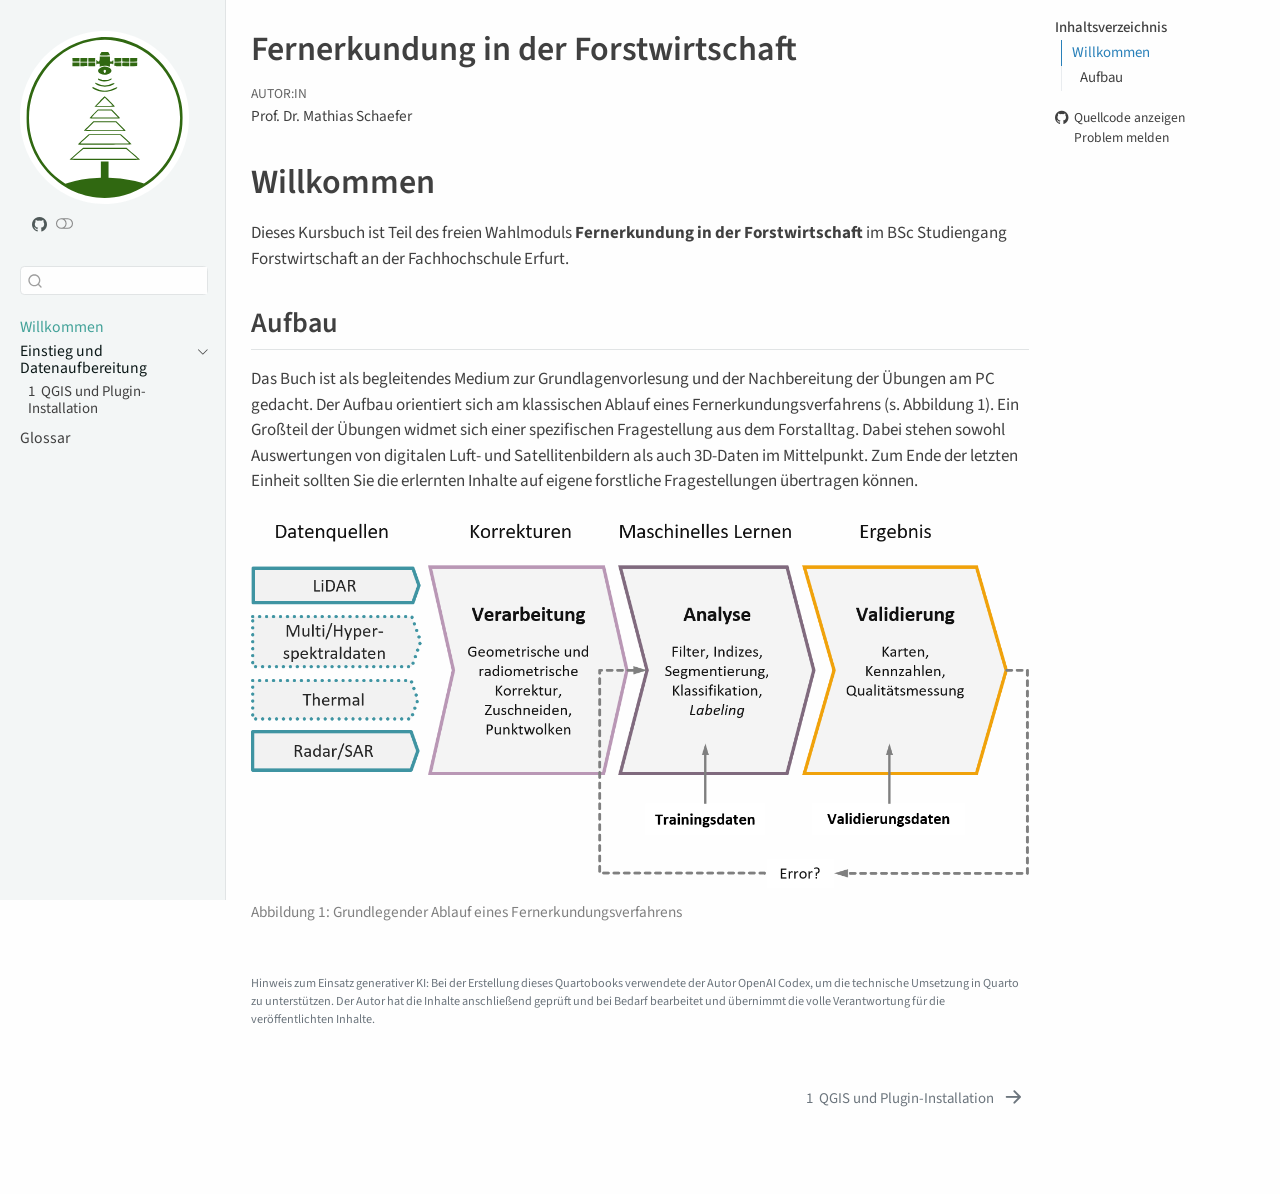
<file: index.html>
<!DOCTYPE html>
<html xmlns="http://www.w3.org/1999/xhtml" lang="de" xml:lang="de"><head>

<meta charset="utf-8">
<meta name="generator" content="quarto-1.9.38">

<meta name="viewport" content="width=device-width, initial-scale=1.0, user-scalable=yes">

<meta name="author" content="Prof.&nbsp;Dr.&nbsp;Mathias Schaefer">

<title>Fernerkundung in der Forstwirtschaft</title>
<style>
/* Default styles provided by pandoc.
** See https://pandoc.org/MANUAL.html#variables-for-html for config info.
*/
code{white-space: pre-wrap;}
span.smallcaps{font-variant: small-caps;}
div.columns{display: flex; gap: min(4vw, 1.5em);}
div.column{flex: auto; overflow-x: auto;}
div.hanging-indent{margin-left: 1.5em; text-indent: -1.5em;}
ul.task-list{list-style: none;}
ul.task-list li input[type="checkbox"] {
  width: 0.8em;
  margin: 0 0.8em 0.2em -1em; /* quarto-specific, see https://github.com/quarto-dev/quarto-cli/issues/4556 */ 
  vertical-align: middle;
}
</style>


<script src="site_libs/quarto-nav/quarto-nav.js"></script>
<script src="site_libs/quarto-nav/headroom.min.js"></script>
<script src="site_libs/clipboard/clipboard.min.js"></script>
<script src="site_libs/quarto-search/autocomplete.umd.js"></script>
<script src="site_libs/quarto-search/fuse.min.js"></script>
<script src="site_libs/quarto-search/quarto-search.js"></script>
<meta name="quarto:offset" content="./">
<link href="./einheiten/01-qgis-plugin-installation.html" rel="next">
<script src="site_libs/quarto-html/quarto.js" type="module"></script>
<script src="site_libs/quarto-html/tabsets/tabsets.js" type="module"></script>
<script src="site_libs/quarto-html/popper.min.js"></script>
<script src="site_libs/quarto-html/tippy.umd.min.js"></script>
<script src="site_libs/quarto-html/anchor.min.js"></script>
<link href="site_libs/quarto-html/tippy.css" rel="stylesheet">
<link href="site_libs/quarto-html/quarto-syntax-highlighting-15634bcf2e68342d4ad2dfa704d543f6.css" rel="stylesheet" class="quarto-color-scheme" id="quarto-text-highlighting-styles">
<link href="site_libs/quarto-html/quarto-syntax-highlighting-dark-0a6b7249c26820e032cb0bd839ff02b1.css" rel="stylesheet" class="quarto-color-scheme quarto-color-alternate" id="quarto-text-highlighting-styles">
<link href="site_libs/quarto-html/quarto-syntax-highlighting-15634bcf2e68342d4ad2dfa704d543f6.css" rel="stylesheet" class="quarto-color-scheme-extra" id="quarto-text-highlighting-styles">
<script src="site_libs/bootstrap/bootstrap.min.js"></script>
<link href="site_libs/bootstrap/bootstrap-icons.css" rel="stylesheet">
<link href="site_libs/bootstrap/bootstrap-8dbd7e8bcd31c36f7d152bcb14fdbedf.min.css" rel="stylesheet" append-hash="true" class="quarto-color-scheme" id="quarto-bootstrap" data-mode="light">
<link href="site_libs/bootstrap/bootstrap-dark-2e7abb9246e5788d41c68d5b96d29db8.min.css" rel="stylesheet" append-hash="true" class="quarto-color-scheme quarto-color-alternate" id="quarto-bootstrap" data-mode="dark">
<link href="site_libs/bootstrap/bootstrap-8dbd7e8bcd31c36f7d152bcb14fdbedf.min.css" rel="stylesheet" append-hash="true" class="quarto-color-scheme-extra" id="quarto-bootstrap" data-mode="light">
<script id="quarto-search-options" type="application/json">{
  "location": "sidebar",
  "copy-button": false,
  "collapse-after": 3,
  "panel-placement": "start",
  "type": "textbox",
  "limit": 50,
  "keyboard-shortcut": [
    "f",
    "/",
    "s"
  ],
  "show-item-context": false,
  "language": {
    "search-no-results-text": "Keine Treffer",
    "search-matching-documents-text": "Treffer",
    "search-copy-link-title": "Link in die Suche kopieren",
    "search-hide-matches-text": "Zusätzliche Treffer verbergen",
    "search-more-match-text": "weitere Treffer in diesem Dokument",
    "search-more-matches-text": "weitere Treffer in diesem Dokument",
    "search-clear-button-title": "Zurücksetzen",
    "search-text-placeholder": "",
    "search-detached-cancel-button-title": "Abbrechen",
    "search-submit-button-title": "Abschicken",
    "search-label": "Suchen"
  }
}</script>


</head>

<body class="nav-sidebar docked quarto-light"><script id="quarto-html-before-body" type="application/javascript">
    const toggleBodyColorMode = (bsSheetEl) => {
      const mode = bsSheetEl.getAttribute("data-mode");
      const bodyEl = window.document.querySelector("body");
      if (mode === "dark") {
        bodyEl.classList.add("quarto-dark");
        bodyEl.classList.remove("quarto-light");
      } else {
        bodyEl.classList.add("quarto-light");
        bodyEl.classList.remove("quarto-dark");
      }
    }
    const toggleBodyColorPrimary = () => {
      const bsSheetEl = window.document.querySelector("link#quarto-bootstrap:not([rel=disabled-stylesheet])");
      if (bsSheetEl) {
        toggleBodyColorMode(bsSheetEl);
      }
    }
    const setColorSchemeToggle = (alternate) => {
      const toggles = window.document.querySelectorAll('.quarto-color-scheme-toggle');
      for (let i=0; i < toggles.length; i++) {
        const toggle = toggles[i];
        if (toggle) {
          if (alternate) {
            toggle.classList.add("alternate");
          } else {
            toggle.classList.remove("alternate");
          }
        }
      }
    };
    const toggleColorMode = (alternate) => {
      // Switch the stylesheets
      const primaryStylesheets = window.document.querySelectorAll('link.quarto-color-scheme:not(.quarto-color-alternate)');
      const alternateStylesheets = window.document.querySelectorAll('link.quarto-color-scheme.quarto-color-alternate');
      manageTransitions('#quarto-margin-sidebar .nav-link', false);
      if (alternate) {
        // note: dark is layered on light, we don't disable primary!
        enableStylesheet(alternateStylesheets);
        for (const sheetNode of alternateStylesheets) {
          if (sheetNode.id === "quarto-bootstrap") {
            toggleBodyColorMode(sheetNode);
          }
        }
      } else {
        disableStylesheet(alternateStylesheets);
        enableStylesheet(primaryStylesheets)
        toggleBodyColorPrimary();
      }
      manageTransitions('#quarto-margin-sidebar .nav-link', true);
      // Switch the toggles
      setColorSchemeToggle(alternate)
      // Hack to workaround the fact that safari doesn't
      // properly recolor the scrollbar when toggling (#1455)
      if (navigator.userAgent.indexOf('Safari') > 0 && navigator.userAgent.indexOf('Chrome') == -1) {
        manageTransitions("body", false);
        window.scrollTo(0, 1);
        setTimeout(() => {
          window.scrollTo(0, 0);
          manageTransitions("body", true);
        }, 40);
      }
    }
    const disableStylesheet = (stylesheets) => {
      for (let i=0; i < stylesheets.length; i++) {
        const stylesheet = stylesheets[i];
        stylesheet.rel = 'disabled-stylesheet';
      }
    }
    const enableStylesheet = (stylesheets) => {
      for (let i=0; i < stylesheets.length; i++) {
        const stylesheet = stylesheets[i];
        if(stylesheet.rel !== 'stylesheet') { // for Chrome, which will still FOUC without this check
          stylesheet.rel = 'stylesheet';
        }
      }
    }
    const manageTransitions = (selector, allowTransitions) => {
      const els = window.document.querySelectorAll(selector);
      for (let i=0; i < els.length; i++) {
        const el = els[i];
        if (allowTransitions) {
          el.classList.remove('notransition');
        } else {
          el.classList.add('notransition');
        }
      }
    }
    const isFileUrl = () => {
      return window.location.protocol === 'file:';
    }
    const hasAlternateSentinel = () => {
      let styleSentinel = getColorSchemeSentinel();
      if (styleSentinel !== null) {
        return styleSentinel === "alternate";
      } else {
        return false;
      }
    }
    const setStyleSentinel = (alternate) => {
      const value = alternate ? "alternate" : "default";
      if (!isFileUrl()) {
        window.localStorage.setItem("quarto-color-scheme", value);
      } else {
        localAlternateSentinel = value;
      }
    }
    const getColorSchemeSentinel = () => {
      if (!isFileUrl()) {
        const storageValue = window.localStorage.getItem("quarto-color-scheme");
        return storageValue != null ? storageValue : localAlternateSentinel;
      } else {
        return localAlternateSentinel;
      }
    }
    const toggleGiscusIfUsed = (isAlternate, darkModeDefault) => {
      const baseTheme = document.querySelector('#giscus-base-theme')?.value ?? 'light';
      const alternateTheme = document.querySelector('#giscus-alt-theme')?.value ?? 'dark';
      let newTheme = '';
      if(authorPrefersDark) {
        newTheme = isAlternate ? baseTheme : alternateTheme;
      } else {
        newTheme = isAlternate ? alternateTheme : baseTheme;
      }
      const changeGiscusTheme = () => {
        // From: https://github.com/giscus/giscus/issues/336
        const sendMessage = (message) => {
          const iframe = document.querySelector('iframe.giscus-frame');
          if (!iframe) return;
          iframe.contentWindow.postMessage({ giscus: message }, 'https://giscus.app');
        }
        sendMessage({
          setConfig: {
            theme: newTheme
          }
        });
      }
      const isGiscussLoaded = window.document.querySelector('iframe.giscus-frame') !== null;
      if (isGiscussLoaded) {
        changeGiscusTheme();
      }
    };
    const authorPrefersDark = false;
    const darkModeDefault = authorPrefersDark;
      document.querySelector('link#quarto-text-highlighting-styles.quarto-color-scheme-extra').rel = 'disabled-stylesheet';
      document.querySelector('link#quarto-bootstrap.quarto-color-scheme-extra').rel = 'disabled-stylesheet';
    let localAlternateSentinel = darkModeDefault ? 'alternate' : 'default';
    // Dark / light mode switch
    window.quartoToggleColorScheme = () => {
      // Read the current dark / light value
      let toAlternate = !hasAlternateSentinel();
      toggleColorMode(toAlternate);
      setStyleSentinel(toAlternate);
      toggleGiscusIfUsed(toAlternate, darkModeDefault);
      window.dispatchEvent(new Event('resize'));
    };
    // Switch to dark mode if need be
    if (hasAlternateSentinel()) {
      toggleColorMode(true);
    } else {
      toggleColorMode(false);
    }
  </script>

<div id="quarto-search-results"></div>
  <header id="quarto-header" class="headroom fixed-top">
  <nav class="quarto-secondary-nav">
    <div class="container-fluid d-flex">
      <button type="button" class="quarto-btn-toggle btn" data-bs-toggle="collapse" role="button" data-bs-target=".quarto-sidebar-collapse-item" aria-controls="quarto-sidebar" aria-expanded="false" aria-label="Seitenleiste umschalten" onclick="if (window.quartoToggleHeadroom) { window.quartoToggleHeadroom(); }">
        <i class="bi bi-layout-text-sidebar-reverse"></i>
      </button>
        <nav class="quarto-page-breadcrumbs" aria-label="breadcrumb"><ol class="breadcrumb"><li class="breadcrumb-item"><a href="./index.html">Willkommen</a></li></ol></nav>
        <a class="flex-grow-1" role="navigation" data-bs-toggle="collapse" data-bs-target=".quarto-sidebar-collapse-item" aria-controls="quarto-sidebar" aria-expanded="false" aria-label="Seitenleiste umschalten" onclick="if (window.quartoToggleHeadroom) { window.quartoToggleHeadroom(); }">      
        </a>
      <button type="button" class="btn quarto-search-button" aria-label="Suchen" onclick="window.quartoOpenSearch();">
        <i class="bi bi-search"></i>
      </button>
    </div>
  </nav>
</header>
<!-- content -->
<div id="quarto-content" class="quarto-container page-columns page-rows-contents page-layout-article">
<!-- sidebar -->
  <nav id="quarto-sidebar" class="sidebar collapse collapse-horizontal quarto-sidebar-collapse-item sidebar-navigation docked overflow-auto">
    <div class="pt-lg-2 mt-2 text-left sidebar-header sidebar-header-stacked">
      <a href="./index.html" class="sidebar-logo-link">
      <img src="./assets/FE-FO-Logo.svg" alt="" class="sidebar-logo light-content py-0 d-lg-inline d-none">
      <img src="./assets/FE-FO-Logo.svg" alt="" class="sidebar-logo dark-content py-0 d-lg-inline d-none">
      </a>
    <div class="sidebar-title mb-0 py-0">
      <a href="./">&nbsp;</a> 
        <div class="sidebar-tools-main">
    <a href="https://github.com/mschaefer-LGF/WLGF1060" title="Quellcode" class="quarto-navigation-tool px-1" aria-label="Quellcode"><i class="bi bi-github"></i></a>
  <a href="" class="quarto-color-scheme-toggle quarto-navigation-tool  px-1" onclick="window.quartoToggleColorScheme(); return false;" title="Dunkelmodus umschalten"><i class="bi"></i></a>
</div>
    </div>
      </div>
        <div class="mt-2 flex-shrink-0 align-items-center">
        <div class="sidebar-search">
        <div id="quarto-search" class="" title="Suchen"></div>
        </div>
        </div>
    <div class="sidebar-menu-container"> 
    <ul class="list-unstyled mt-1">
        <li class="sidebar-item">
  <div class="sidebar-item-container"> 
  <a href="./index.html" class="sidebar-item-text sidebar-link active">
 <span class="menu-text">Willkommen</span></a>
  </div>
</li>
        <li class="sidebar-item sidebar-item-section">
      <div class="sidebar-item-container"> 
            <a class="sidebar-item-text sidebar-link text-start" data-bs-toggle="collapse" data-bs-target="#quarto-sidebar-section-1" role="navigation" aria-expanded="true">
 <span class="menu-text">Einstieg und Datenaufbereitung</span></a>
          <a class="sidebar-item-toggle text-start" data-bs-toggle="collapse" data-bs-target="#quarto-sidebar-section-1" role="navigation" aria-expanded="true" aria-label="Abschnitt umschalten">
            <i class="bi bi-chevron-right ms-2"></i>
          </a> 
      </div>
      <ul id="quarto-sidebar-section-1" class="collapse list-unstyled sidebar-section depth1 show">  
          <li class="sidebar-item">
  <div class="sidebar-item-container"> 
  <a href="./einheiten/01-qgis-plugin-installation.html" class="sidebar-item-text sidebar-link">
 <span class="menu-text"><span class="chapter-number">1</span>&nbsp; <span class="chapter-title">QGIS und Plugin-Installation</span></span></a>
  </div>
</li>
      </ul>
  </li>
        <li class="sidebar-item">
  <div class="sidebar-item-container"> 
  <a href="./einheiten/glossar.html" class="sidebar-item-text sidebar-link">
 <span class="menu-text">Glossar</span></a>
  </div>
</li>
    </ul>
    </div>
</nav>
<div id="quarto-sidebar-glass" class="quarto-sidebar-collapse-item" data-bs-toggle="collapse" data-bs-target=".quarto-sidebar-collapse-item"></div>
<!-- margin-sidebar -->
    <div id="quarto-margin-sidebar" class="sidebar margin-sidebar">
        <nav id="TOC" role="doc-toc" class="toc-active">
    <h2 id="toc-title">Inhaltsverzeichnis</h2>
   
  <ul>
  <li><a href="#willkommen" id="toc-willkommen" class="nav-link active" data-scroll-target="#willkommen">Willkommen</a>
  <ul class="collapse">
  <li><a href="#aufbau" id="toc-aufbau" class="nav-link" data-scroll-target="#aufbau">Aufbau</a></li>
  </ul></li>
  </ul>
<div class="toc-actions"><ul><li><a href="https://github.com/mschaefer-LGF/WLGF1060/blob/main/index.qmd" class="toc-action"><i class="bi bi-github"></i>Quellcode anzeigen</a></li><li><a href="https://github.com/mschaefer-LGF/WLGF1060/issues/new" class="toc-action"><i class="bi empty"></i>Problem melden</a></li></ul></div></nav>
    </div>
<!-- main -->
<main class="content" id="quarto-document-content">


<header id="title-block-header" class="quarto-title-block default">
<div class="quarto-title">
<h1 class="title">Fernerkundung in der Forstwirtschaft</h1>
</div>



<div class="quarto-title-meta">

    <div>
    <div class="quarto-title-meta-heading">Autor:in</div>
    <div class="quarto-title-meta-contents">
             <p>Prof.&nbsp;Dr.&nbsp;Mathias Schaefer </p>
          </div>
  </div>
    
  
    
  </div>
  


</header>


<section id="willkommen" class="level1 unnumbered">
<h1 class="unnumbered">Willkommen</h1>
<p>Dieses Kursbuch ist Teil des freien Wahlmoduls <strong>Fernerkundung in der Forstwirtschaft</strong> im BSc Studiengang Forstwirtschaft an der Fachhochschule Erfurt.</p>
<section id="aufbau" class="level2 unnumbered">
<h2 class="unnumbered anchored" data-anchor-id="aufbau">Aufbau</h2>
<p>Das Buch ist als begleitendes Medium zur Grundlagenvorlesung und der Nachbereitung der Übungen am PC gedacht. Der Aufbau orientiert sich am klassischen Ablauf eines Fernerkundungsverfahrens (s. Abbildung 1). Ein Großteil der Übungen widmet sich einer spezifischen Fragestellung aus dem Forstalltag. Dabei stehen sowohl Auswertungen von digitalen Luft- und Satellitenbildern als auch 3D-Daten im Mittelpunkt. Zum Ende der letzten Einheit sollten Sie die erlernten Inhalte auf eigene forstliche Fragestellungen übertragen können.</p>
<div id="fig-fernerkundungsprozess" class="quarto-float quarto-figure quarto-figure-center anchored" alt="Schematischer Ablauf eines Fernerkundungsverfahrens von den Datenquellen über Verarbeitung und Analyse bis zur Validierung">
<figure class="quarto-float quarto-float-fig figure">
<div aria-describedby="fig-fernerkundungsprozess-caption-0ceaefa1-69ba-4598-a22c-09a6ac19f8ca">
<img src="assets/screenshots/fernerkundungsprozess.png" class="img-fluid figure-img" style="width:100.0%" alt="Schematischer Ablauf eines Fernerkundungsverfahrens von den Datenquellen über Verarbeitung und Analyse bis zur Validierung">
</div>
<figcaption class="quarto-float-caption-bottom quarto-float-caption quarto-float-fig" id="fig-fernerkundungsprozess-caption-0ceaefa1-69ba-4598-a22c-09a6ac19f8ca">
Abbildung&nbsp;1: Grundlegender Ablauf eines Fernerkundungsverfahrens
</figcaption>
</figure>
</div>
<div class="ai-disclaimer">
<p>Hinweis zum Einsatz generativer KI: Bei der Erstellung dieses Quartobooks verwendete der Autor OpenAI Codex, um die technische Umsetzung in Quarto zu unterstützen. Der Autor hat die Inhalte anschließend geprüft und bei Bedarf bearbeitet und übernimmt die volle Verantwortung für die veröffentlichten Inhalte.</p>
</div>


</section>
</section>

</main> <!-- /main -->
<script id="quarto-html-after-body" type="application/javascript">
  window.document.addEventListener("DOMContentLoaded", function (event) {
    // Ensure there is a toggle, if there isn't float one in the top right
    if (window.document.querySelector('.quarto-color-scheme-toggle') === null) {
      const a = window.document.createElement('a');
      a.classList.add('top-right');
      a.classList.add('quarto-color-scheme-toggle');
      a.href = "";
      a.onclick = function() { try { window.quartoToggleColorScheme(); } catch {} return false; };
      const i = window.document.createElement("i");
      i.classList.add('bi');
      a.appendChild(i);
      window.document.body.appendChild(a);
    }
    setColorSchemeToggle(hasAlternateSentinel())
    const icon = "";
    const anchorJS = new window.AnchorJS();
    anchorJS.options = {
      placement: 'right',
      icon: icon
    };
    anchorJS.add('.anchored');
    const isCodeAnnotation = (el) => {
      for (const clz of el.classList) {
        if (clz.startsWith('code-annotation-')) {                     
          return true;
        }
      }
      return false;
    }
    const onCopySuccess = function(e) {
      // button target
      const button = e.trigger;
      // don't keep focus
      button.blur();
      // flash "checked"
      button.classList.add('code-copy-button-checked');
      var currentTitle = button.getAttribute("title");
      button.setAttribute("title", "Kopiert");
      let tooltip;
      if (window.bootstrap) {
        button.setAttribute("data-bs-toggle", "tooltip");
        button.setAttribute("data-bs-placement", "left");
        button.setAttribute("data-bs-title", "Kopiert");
        tooltip = new bootstrap.Tooltip(button, 
          { trigger: "manual", 
            customClass: "code-copy-button-tooltip",
            offset: [0, -8]});
        tooltip.show();    
      }
      setTimeout(function() {
        if (tooltip) {
          tooltip.hide();
          button.removeAttribute("data-bs-title");
          button.removeAttribute("data-bs-toggle");
          button.removeAttribute("data-bs-placement");
        }
        button.setAttribute("title", currentTitle);
        button.classList.remove('code-copy-button-checked');
      }, 1000);
      // clear code selection
      e.clearSelection();
    }
    const getTextToCopy = function(trigger) {
      const outerScaffold = trigger.parentElement.cloneNode(true);
      const codeEl = outerScaffold.querySelector('code');
      for (const childEl of codeEl.children) {
        if (isCodeAnnotation(childEl)) {
          childEl.remove();
        }
      }
      return codeEl.innerText;
    }
    const clipboard = new window.ClipboardJS('.code-copy-button:not([data-in-quarto-modal])', {
      text: getTextToCopy
    });
    clipboard.on('success', onCopySuccess);
    if (window.document.getElementById('quarto-embedded-source-code-modal')) {
      const clipboardModal = new window.ClipboardJS('.code-copy-button[data-in-quarto-modal]', {
        text: getTextToCopy,
        container: window.document.getElementById('quarto-embedded-source-code-modal')
      });
      clipboardModal.on('success', onCopySuccess);
    }
      var localhostRegex = new RegExp(/^(?:http|https):\/\/localhost\:?[0-9]*\//);
      var mailtoRegex = new RegExp(/^mailto:/);
        var filterRegex = new RegExp('/' + window.location.host + '/');
      var isInternal = (href) => {
          return filterRegex.test(href) || localhostRegex.test(href) || mailtoRegex.test(href);
      }
      // Inspect non-navigation links and adorn them if external
     var links = window.document.querySelectorAll('a[href]:not(.nav-link):not(.navbar-brand):not(.toc-action):not(.sidebar-link):not(.sidebar-item-toggle):not(.pagination-link):not(.no-external):not([aria-hidden]):not(.dropdown-item):not(.quarto-navigation-tool):not(.about-link)');
      for (var i=0; i<links.length; i++) {
        const link = links[i];
        if (!isInternal(link.href)) {
          // undo the damage that might have been done by quarto-nav.js in the case of
          // links that we want to consider external
          if (link.dataset.originalHref !== undefined) {
            link.href = link.dataset.originalHref;
          }
            // target, if specified
            link.setAttribute("target", "_blank");
            if (link.getAttribute("rel") === null) {
              link.setAttribute("rel", "noopener");
            }
            // default icon
            link.classList.add("external");
        }
      }
    function tippyHover(el, contentFn, onTriggerFn, onUntriggerFn) {
      const config = {
        allowHTML: true,
        maxWidth: 500,
        delay: 100,
        arrow: false,
        appendTo: function(el) {
            return el.parentElement;
        },
        interactive: true,
        interactiveBorder: 10,
        theme: 'quarto',
        placement: 'bottom-start',
      };
      if (contentFn) {
        config.content = contentFn;
      }
      if (onTriggerFn) {
        config.onTrigger = onTriggerFn;
      }
      if (onUntriggerFn) {
        config.onUntrigger = onUntriggerFn;
      }
      window.tippy(el, config); 
    }
    const noterefs = window.document.querySelectorAll('a[role="doc-noteref"]');
    for (var i=0; i<noterefs.length; i++) {
      const ref = noterefs[i];
      tippyHover(ref, function() {
        // use id or data attribute instead here
        let href = ref.getAttribute('data-footnote-href') || ref.getAttribute('href');
        try { href = new URL(href).hash; } catch {}
        const id = href.replace(/^#\/?/, "");
        const note = window.document.getElementById(id);
        if (note) {
          return note.innerHTML;
        } else {
          return "";
        }
      });
    }
    const xrefs = window.document.querySelectorAll('a.quarto-xref');
    const processXRef = (id, note) => {
      // Strip column container classes
      const stripColumnClz = (el) => {
        el.classList.remove("page-full", "page-columns");
        if (el.children) {
          for (const child of el.children) {
            stripColumnClz(child);
          }
        }
      }
      stripColumnClz(note)
      if (id === null || id.startsWith('sec-')) {
        // Special case sections, only their first couple elements
        const container = document.createElement("div");
        if (note.children && note.children.length > 2) {
          container.appendChild(note.children[0].cloneNode(true));
          for (let i = 1; i < note.children.length; i++) {
            const child = note.children[i];
            if (child.tagName === "P" && child.innerText === "") {
              continue;
            } else {
              container.appendChild(child.cloneNode(true));
              break;
            }
          }
          if (window.Quarto?.typesetMath) {
            window.Quarto.typesetMath(container);
          }
          return container.innerHTML
        } else {
          if (window.Quarto?.typesetMath) {
            window.Quarto.typesetMath(note);
          }
          return note.innerHTML;
        }
      } else {
        // Remove any anchor links if they are present
        const anchorLink = note.querySelector('a.anchorjs-link');
        if (anchorLink) {
          anchorLink.remove();
        }
        if (window.Quarto?.typesetMath) {
          window.Quarto.typesetMath(note);
        }
        if (note.classList.contains("callout")) {
          return note.outerHTML;
        } else {
          return note.innerHTML;
        }
      }
    }
    for (var i=0; i<xrefs.length; i++) {
      const xref = xrefs[i];
      tippyHover(xref, undefined, function(instance) {
        instance.disable();
        let url = xref.getAttribute('href');
        let hash = undefined; 
        if (url.startsWith('#')) {
          hash = url;
        } else {
          try { hash = new URL(url).hash; } catch {}
        }
        if (hash) {
          const id = hash.replace(/^#\/?/, "");
          const note = window.document.getElementById(id);
          if (note !== null) {
            try {
              const html = processXRef(id, note.cloneNode(true));
              instance.setContent(html);
            } finally {
              instance.enable();
              instance.show();
            }
          } else {
            // See if we can fetch this
            fetch(url.split('#')[0])
            .then(res => res.text())
            .then(html => {
              const parser = new DOMParser();
              const htmlDoc = parser.parseFromString(html, "text/html");
              const note = htmlDoc.getElementById(id);
              if (note !== null) {
                const html = processXRef(id, note);
                instance.setContent(html);
              } 
            }).finally(() => {
              instance.enable();
              instance.show();
            });
          }
        } else {
          // See if we can fetch a full url (with no hash to target)
          // This is a special case and we should probably do some content thinning / targeting
          fetch(url)
          .then(res => res.text())
          .then(html => {
            const parser = new DOMParser();
            const htmlDoc = parser.parseFromString(html, "text/html");
            const note = htmlDoc.querySelector('main.content');
            if (note !== null) {
              // This should only happen for chapter cross references
              // (since there is no id in the URL)
              // remove the first header
              if (note.children.length > 0 && note.children[0].tagName === "HEADER") {
                note.children[0].remove();
              }
              const html = processXRef(null, note);
              instance.setContent(html);
            } 
          }).finally(() => {
            instance.enable();
            instance.show();
          });
        }
      }, function(instance) {
      });
    }
        let selectedAnnoteEl;
        const selectorForAnnotation = ( cell, annotation) => {
          let cellAttr = 'data-code-cell="' + cell + '"';
          let lineAttr = 'data-code-annotation="' +  annotation + '"';
          const selector = 'span[' + cellAttr + '][' + lineAttr + ']';
          return selector;
        }
        const selectCodeLines = (annoteEl) => {
          const doc = window.document;
          const targetCell = annoteEl.getAttribute("data-target-cell");
          const targetAnnotation = annoteEl.getAttribute("data-target-annotation");
          const annoteSpan = window.document.querySelector(selectorForAnnotation(targetCell, targetAnnotation));
          const lines = annoteSpan.getAttribute("data-code-lines").split(",");
          const lineIds = lines.map((line) => {
            return targetCell + "-" + line;
          })
          let top = null;
          let height = null;
          let parent = null;
          if (lineIds.length > 0) {
              //compute the position of the single el (top and bottom and make a div)
              const el = window.document.getElementById(lineIds[0]);
              top = el.offsetTop;
              height = el.offsetHeight;
              parent = el.parentElement.parentElement;
            if (lineIds.length > 1) {
              const lastEl = window.document.getElementById(lineIds[lineIds.length - 1]);
              const bottom = lastEl.offsetTop + lastEl.offsetHeight;
              height = bottom - top;
            }
            if (top !== null && height !== null && parent !== null) {
              // cook up a div (if necessary) and position it 
              let div = window.document.getElementById("code-annotation-line-highlight");
              if (div === null) {
                div = window.document.createElement("div");
                div.setAttribute("id", "code-annotation-line-highlight");
                div.style.position = 'absolute';
                parent.appendChild(div);
              }
              div.style.top = top - 2 + "px";
              div.style.height = height + 4 + "px";
              div.style.left = 0;
              let gutterDiv = window.document.getElementById("code-annotation-line-highlight-gutter");
              if (gutterDiv === null) {
                gutterDiv = window.document.createElement("div");
                gutterDiv.setAttribute("id", "code-annotation-line-highlight-gutter");
                gutterDiv.style.position = 'absolute';
                const codeCell = window.document.getElementById(targetCell);
                const gutter = codeCell.querySelector('.code-annotation-gutter');
                gutter.appendChild(gutterDiv);
              }
              gutterDiv.style.top = top - 2 + "px";
              gutterDiv.style.height = height + 4 + "px";
            }
            selectedAnnoteEl = annoteEl;
          }
        };
        const unselectCodeLines = () => {
          const elementsIds = ["code-annotation-line-highlight", "code-annotation-line-highlight-gutter"];
          elementsIds.forEach((elId) => {
            const div = window.document.getElementById(elId);
            if (div) {
              div.remove();
            }
          });
          selectedAnnoteEl = undefined;
        };
          // Handle positioning of the toggle
      window.addEventListener(
        "resize",
        throttle(() => {
          elRect = undefined;
          if (selectedAnnoteEl) {
            selectCodeLines(selectedAnnoteEl);
          }
        }, 10)
      );
      function throttle(fn, ms) {
      let throttle = false;
      let timer;
        return (...args) => {
          if(!throttle) { // first call gets through
              fn.apply(this, args);
              throttle = true;
          } else { // all the others get throttled
              if(timer) clearTimeout(timer); // cancel #2
              timer = setTimeout(() => {
                fn.apply(this, args);
                timer = throttle = false;
              }, ms);
          }
        };
      }
        // Attach click handler to the DT
        const annoteDls = window.document.querySelectorAll('dt[data-target-cell]');
        for (const annoteDlNode of annoteDls) {
          annoteDlNode.addEventListener('click', (event) => {
            const clickedEl = event.target;
            if (clickedEl !== selectedAnnoteEl) {
              unselectCodeLines();
              const activeEl = window.document.querySelector('dt[data-target-cell].code-annotation-active');
              if (activeEl) {
                activeEl.classList.remove('code-annotation-active');
              }
              selectCodeLines(clickedEl);
              clickedEl.classList.add('code-annotation-active');
            } else {
              // Unselect the line
              unselectCodeLines();
              clickedEl.classList.remove('code-annotation-active');
            }
          });
        }
    const findCites = (el) => {
      const parentEl = el.parentElement;
      if (parentEl) {
        const cites = parentEl.dataset.cites;
        if (cites) {
          return {
            el,
            cites: cites.split(' ')
          };
        } else {
          return findCites(el.parentElement)
        }
      } else {
        return undefined;
      }
    };
    var bibliorefs = window.document.querySelectorAll('a[role="doc-biblioref"]');
    for (var i=0; i<bibliorefs.length; i++) {
      const ref = bibliorefs[i];
      const citeInfo = findCites(ref);
      if (citeInfo) {
        tippyHover(citeInfo.el, function() {
          var popup = window.document.createElement('div');
          citeInfo.cites.forEach(function(cite) {
            var citeDiv = window.document.createElement('div');
            citeDiv.classList.add('hanging-indent');
            citeDiv.classList.add('csl-entry');
            var biblioDiv = window.document.getElementById('ref-' + cite);
            if (biblioDiv) {
              citeDiv.innerHTML = biblioDiv.innerHTML;
            }
            popup.appendChild(citeDiv);
          });
          return popup.innerHTML;
        });
      }
    }
  });
  </script>
<nav class="page-navigation">
  <div class="nav-page nav-page-previous">
  </div>
  <div class="nav-page nav-page-next">
      <a href="./einheiten/01-qgis-plugin-installation.html" class="pagination-link" aria-label="QGIS und Plugin-Installation">
        <span class="nav-page-text"><span class="chapter-number">1</span>&nbsp; <span class="chapter-title">QGIS und Plugin-Installation</span></span> <i class="bi bi-arrow-right-short"></i>
      </a>
  </div>
</nav>
</div> <!-- /content -->




<footer class="footer"><div class="nav-footer"><div class="nav-footer-center"><div class="toc-actions d-sm-block d-md-none"><ul><li><a href="https://github.com/mschaefer-LGF/WLGF1060/blob/main/index.qmd" class="toc-action"><i class="bi bi-github"></i>Quellcode anzeigen</a></li><li><a href="https://github.com/mschaefer-LGF/WLGF1060/issues/new" class="toc-action"><i class="bi empty"></i>Problem melden</a></li></ul></div></div></div></footer></body></html>
</file>
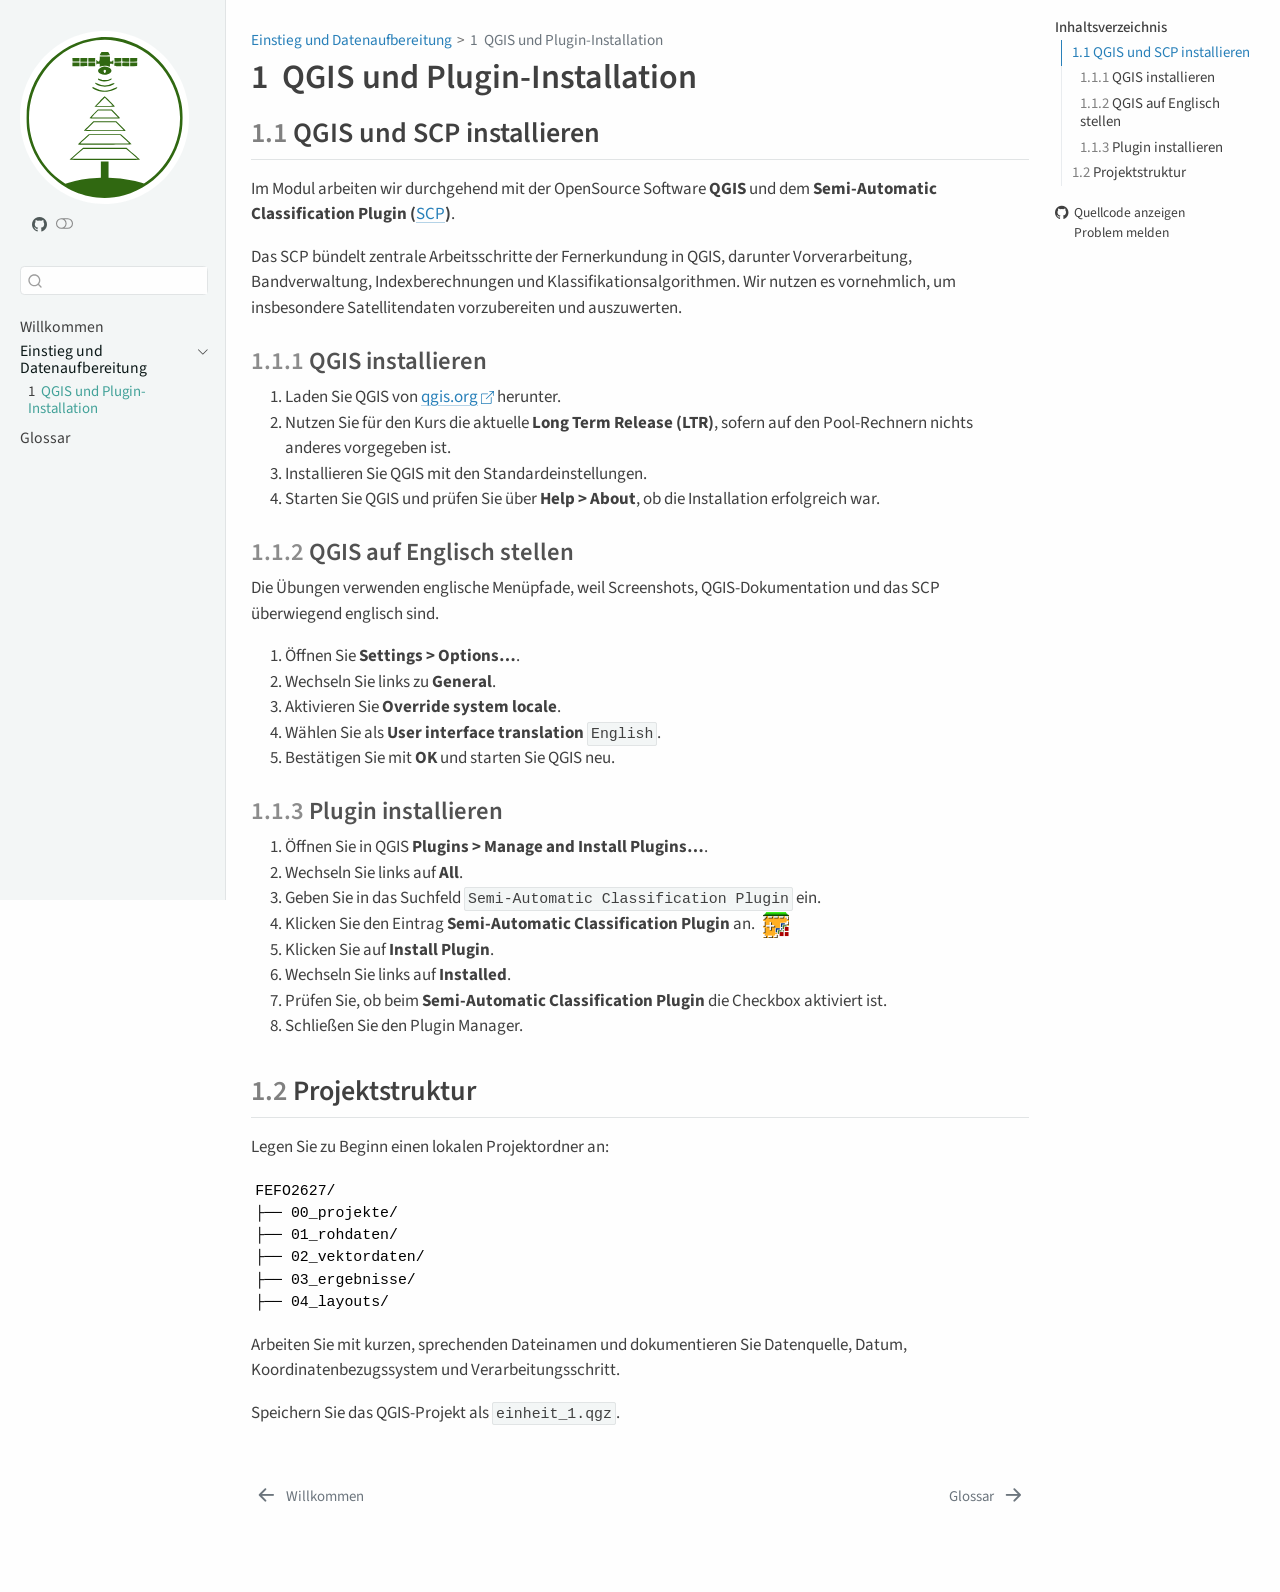
<file: einheiten/01-qgis-plugin-installation.html>
<!DOCTYPE html>
<html xmlns="http://www.w3.org/1999/xhtml" lang="de" xml:lang="de"><head>

<meta charset="utf-8">
<meta name="generator" content="quarto-1.9.38">

<meta name="viewport" content="width=device-width, initial-scale=1.0, user-scalable=yes">


<title>1&nbsp; QGIS und Plugin-Installation – Fernerkundung in der Forstwirtschaft</title>
<style>
/* Default styles provided by pandoc.
** See https://pandoc.org/MANUAL.html#variables-for-html for config info.
*/
code{white-space: pre-wrap;}
span.smallcaps{font-variant: small-caps;}
div.columns{display: flex; gap: min(4vw, 1.5em);}
div.column{flex: auto; overflow-x: auto;}
div.hanging-indent{margin-left: 1.5em; text-indent: -1.5em;}
ul.task-list{list-style: none;}
ul.task-list li input[type="checkbox"] {
  width: 0.8em;
  margin: 0 0.8em 0.2em -1em; /* quarto-specific, see https://github.com/quarto-dev/quarto-cli/issues/4556 */ 
  vertical-align: middle;
}
</style>


<script src="../site_libs/quarto-nav/quarto-nav.js"></script>
<script src="../site_libs/quarto-nav/headroom.min.js"></script>
<script src="../site_libs/clipboard/clipboard.min.js"></script>
<script src="../site_libs/quarto-search/autocomplete.umd.js"></script>
<script src="../site_libs/quarto-search/fuse.min.js"></script>
<script src="../site_libs/quarto-search/quarto-search.js"></script>
<meta name="quarto:offset" content="../">
<link href="../einheiten/glossar.html" rel="next">
<link href="../index.html" rel="prev">
<script src="../site_libs/quarto-html/quarto.js" type="module"></script>
<script src="../site_libs/quarto-html/tabsets/tabsets.js" type="module"></script>
<script src="../site_libs/quarto-html/popper.min.js"></script>
<script src="../site_libs/quarto-html/tippy.umd.min.js"></script>
<script src="../site_libs/quarto-html/anchor.min.js"></script>
<link href="../site_libs/quarto-html/tippy.css" rel="stylesheet">
<link href="../site_libs/quarto-html/quarto-syntax-highlighting-15634bcf2e68342d4ad2dfa704d543f6.css" rel="stylesheet" class="quarto-color-scheme" id="quarto-text-highlighting-styles">
<link href="../site_libs/quarto-html/quarto-syntax-highlighting-dark-0a6b7249c26820e032cb0bd839ff02b1.css" rel="stylesheet" class="quarto-color-scheme quarto-color-alternate" id="quarto-text-highlighting-styles">
<link href="../site_libs/quarto-html/quarto-syntax-highlighting-15634bcf2e68342d4ad2dfa704d543f6.css" rel="stylesheet" class="quarto-color-scheme-extra" id="quarto-text-highlighting-styles">
<script src="../site_libs/bootstrap/bootstrap.min.js"></script>
<link href="../site_libs/bootstrap/bootstrap-icons.css" rel="stylesheet">
<link href="../site_libs/bootstrap/bootstrap-8dbd7e8bcd31c36f7d152bcb14fdbedf.min.css" rel="stylesheet" append-hash="true" class="quarto-color-scheme" id="quarto-bootstrap" data-mode="light">
<link href="../site_libs/bootstrap/bootstrap-dark-2e7abb9246e5788d41c68d5b96d29db8.min.css" rel="stylesheet" append-hash="true" class="quarto-color-scheme quarto-color-alternate" id="quarto-bootstrap" data-mode="dark">
<link href="../site_libs/bootstrap/bootstrap-8dbd7e8bcd31c36f7d152bcb14fdbedf.min.css" rel="stylesheet" append-hash="true" class="quarto-color-scheme-extra" id="quarto-bootstrap" data-mode="light">
<script id="quarto-search-options" type="application/json">{
  "location": "sidebar",
  "copy-button": false,
  "collapse-after": 3,
  "panel-placement": "start",
  "type": "textbox",
  "limit": 50,
  "keyboard-shortcut": [
    "f",
    "/",
    "s"
  ],
  "show-item-context": false,
  "language": {
    "search-no-results-text": "Keine Treffer",
    "search-matching-documents-text": "Treffer",
    "search-copy-link-title": "Link in die Suche kopieren",
    "search-hide-matches-text": "Zusätzliche Treffer verbergen",
    "search-more-match-text": "weitere Treffer in diesem Dokument",
    "search-more-matches-text": "weitere Treffer in diesem Dokument",
    "search-clear-button-title": "Zurücksetzen",
    "search-text-placeholder": "",
    "search-detached-cancel-button-title": "Abbrechen",
    "search-submit-button-title": "Abschicken",
    "search-label": "Suchen"
  }
}</script>


</head>

<body class="nav-sidebar docked quarto-light"><script id="quarto-html-before-body" type="application/javascript">
    const toggleBodyColorMode = (bsSheetEl) => {
      const mode = bsSheetEl.getAttribute("data-mode");
      const bodyEl = window.document.querySelector("body");
      if (mode === "dark") {
        bodyEl.classList.add("quarto-dark");
        bodyEl.classList.remove("quarto-light");
      } else {
        bodyEl.classList.add("quarto-light");
        bodyEl.classList.remove("quarto-dark");
      }
    }
    const toggleBodyColorPrimary = () => {
      const bsSheetEl = window.document.querySelector("link#quarto-bootstrap:not([rel=disabled-stylesheet])");
      if (bsSheetEl) {
        toggleBodyColorMode(bsSheetEl);
      }
    }
    const setColorSchemeToggle = (alternate) => {
      const toggles = window.document.querySelectorAll('.quarto-color-scheme-toggle');
      for (let i=0; i < toggles.length; i++) {
        const toggle = toggles[i];
        if (toggle) {
          if (alternate) {
            toggle.classList.add("alternate");
          } else {
            toggle.classList.remove("alternate");
          }
        }
      }
    };
    const toggleColorMode = (alternate) => {
      // Switch the stylesheets
      const primaryStylesheets = window.document.querySelectorAll('link.quarto-color-scheme:not(.quarto-color-alternate)');
      const alternateStylesheets = window.document.querySelectorAll('link.quarto-color-scheme.quarto-color-alternate');
      manageTransitions('#quarto-margin-sidebar .nav-link', false);
      if (alternate) {
        // note: dark is layered on light, we don't disable primary!
        enableStylesheet(alternateStylesheets);
        for (const sheetNode of alternateStylesheets) {
          if (sheetNode.id === "quarto-bootstrap") {
            toggleBodyColorMode(sheetNode);
          }
        }
      } else {
        disableStylesheet(alternateStylesheets);
        enableStylesheet(primaryStylesheets)
        toggleBodyColorPrimary();
      }
      manageTransitions('#quarto-margin-sidebar .nav-link', true);
      // Switch the toggles
      setColorSchemeToggle(alternate)
      // Hack to workaround the fact that safari doesn't
      // properly recolor the scrollbar when toggling (#1455)
      if (navigator.userAgent.indexOf('Safari') > 0 && navigator.userAgent.indexOf('Chrome') == -1) {
        manageTransitions("body", false);
        window.scrollTo(0, 1);
        setTimeout(() => {
          window.scrollTo(0, 0);
          manageTransitions("body", true);
        }, 40);
      }
    }
    const disableStylesheet = (stylesheets) => {
      for (let i=0; i < stylesheets.length; i++) {
        const stylesheet = stylesheets[i];
        stylesheet.rel = 'disabled-stylesheet';
      }
    }
    const enableStylesheet = (stylesheets) => {
      for (let i=0; i < stylesheets.length; i++) {
        const stylesheet = stylesheets[i];
        if(stylesheet.rel !== 'stylesheet') { // for Chrome, which will still FOUC without this check
          stylesheet.rel = 'stylesheet';
        }
      }
    }
    const manageTransitions = (selector, allowTransitions) => {
      const els = window.document.querySelectorAll(selector);
      for (let i=0; i < els.length; i++) {
        const el = els[i];
        if (allowTransitions) {
          el.classList.remove('notransition');
        } else {
          el.classList.add('notransition');
        }
      }
    }
    const isFileUrl = () => {
      return window.location.protocol === 'file:';
    }
    const hasAlternateSentinel = () => {
      let styleSentinel = getColorSchemeSentinel();
      if (styleSentinel !== null) {
        return styleSentinel === "alternate";
      } else {
        return false;
      }
    }
    const setStyleSentinel = (alternate) => {
      const value = alternate ? "alternate" : "default";
      if (!isFileUrl()) {
        window.localStorage.setItem("quarto-color-scheme", value);
      } else {
        localAlternateSentinel = value;
      }
    }
    const getColorSchemeSentinel = () => {
      if (!isFileUrl()) {
        const storageValue = window.localStorage.getItem("quarto-color-scheme");
        return storageValue != null ? storageValue : localAlternateSentinel;
      } else {
        return localAlternateSentinel;
      }
    }
    const toggleGiscusIfUsed = (isAlternate, darkModeDefault) => {
      const baseTheme = document.querySelector('#giscus-base-theme')?.value ?? 'light';
      const alternateTheme = document.querySelector('#giscus-alt-theme')?.value ?? 'dark';
      let newTheme = '';
      if(authorPrefersDark) {
        newTheme = isAlternate ? baseTheme : alternateTheme;
      } else {
        newTheme = isAlternate ? alternateTheme : baseTheme;
      }
      const changeGiscusTheme = () => {
        // From: https://github.com/giscus/giscus/issues/336
        const sendMessage = (message) => {
          const iframe = document.querySelector('iframe.giscus-frame');
          if (!iframe) return;
          iframe.contentWindow.postMessage({ giscus: message }, 'https://giscus.app');
        }
        sendMessage({
          setConfig: {
            theme: newTheme
          }
        });
      }
      const isGiscussLoaded = window.document.querySelector('iframe.giscus-frame') !== null;
      if (isGiscussLoaded) {
        changeGiscusTheme();
      }
    };
    const authorPrefersDark = false;
    const darkModeDefault = authorPrefersDark;
      document.querySelector('link#quarto-text-highlighting-styles.quarto-color-scheme-extra').rel = 'disabled-stylesheet';
      document.querySelector('link#quarto-bootstrap.quarto-color-scheme-extra').rel = 'disabled-stylesheet';
    let localAlternateSentinel = darkModeDefault ? 'alternate' : 'default';
    // Dark / light mode switch
    window.quartoToggleColorScheme = () => {
      // Read the current dark / light value
      let toAlternate = !hasAlternateSentinel();
      toggleColorMode(toAlternate);
      setStyleSentinel(toAlternate);
      toggleGiscusIfUsed(toAlternate, darkModeDefault);
      window.dispatchEvent(new Event('resize'));
    };
    // Switch to dark mode if need be
    if (hasAlternateSentinel()) {
      toggleColorMode(true);
    } else {
      toggleColorMode(false);
    }
  </script>

<div id="quarto-search-results"></div>
  <header id="quarto-header" class="headroom fixed-top">
  <nav class="quarto-secondary-nav">
    <div class="container-fluid d-flex">
      <button type="button" class="quarto-btn-toggle btn" data-bs-toggle="collapse" role="button" data-bs-target=".quarto-sidebar-collapse-item" aria-controls="quarto-sidebar" aria-expanded="false" aria-label="Seitenleiste umschalten" onclick="if (window.quartoToggleHeadroom) { window.quartoToggleHeadroom(); }">
        <i class="bi bi-layout-text-sidebar-reverse"></i>
      </button>
        <nav class="quarto-page-breadcrumbs" aria-label="breadcrumb"><ol class="breadcrumb"><li class="breadcrumb-item"><a href="../einheiten/01-qgis-plugin-installation.html">Einstieg und Datenaufbereitung</a></li><li class="breadcrumb-item"><a href="../einheiten/01-qgis-plugin-installation.html"><span class="chapter-number">1</span>&nbsp; <span class="chapter-title">QGIS und Plugin-Installation</span></a></li></ol></nav>
        <a class="flex-grow-1" role="navigation" data-bs-toggle="collapse" data-bs-target=".quarto-sidebar-collapse-item" aria-controls="quarto-sidebar" aria-expanded="false" aria-label="Seitenleiste umschalten" onclick="if (window.quartoToggleHeadroom) { window.quartoToggleHeadroom(); }">      
        </a>
      <button type="button" class="btn quarto-search-button" aria-label="Suchen" onclick="window.quartoOpenSearch();">
        <i class="bi bi-search"></i>
      </button>
    </div>
  </nav>
</header>
<!-- content -->
<div id="quarto-content" class="quarto-container page-columns page-rows-contents page-layout-article">
<!-- sidebar -->
  <nav id="quarto-sidebar" class="sidebar collapse collapse-horizontal quarto-sidebar-collapse-item sidebar-navigation docked overflow-auto">
    <div class="pt-lg-2 mt-2 text-left sidebar-header sidebar-header-stacked">
      <a href="../index.html" class="sidebar-logo-link">
      <img src="../assets/FE-FO-Logo.svg" alt="" class="sidebar-logo light-content py-0 d-lg-inline d-none">
      <img src="../assets/FE-FO-Logo.svg" alt="" class="sidebar-logo dark-content py-0 d-lg-inline d-none">
      </a>
    <div class="sidebar-title mb-0 py-0">
      <a href="../">&nbsp;</a> 
        <div class="sidebar-tools-main">
    <a href="https://github.com/mschaefer-LGF/WLGF1060" title="Quellcode" class="quarto-navigation-tool px-1" aria-label="Quellcode"><i class="bi bi-github"></i></a>
  <a href="" class="quarto-color-scheme-toggle quarto-navigation-tool  px-1" onclick="window.quartoToggleColorScheme(); return false;" title="Dunkelmodus umschalten"><i class="bi"></i></a>
</div>
    </div>
      </div>
        <div class="mt-2 flex-shrink-0 align-items-center">
        <div class="sidebar-search">
        <div id="quarto-search" class="" title="Suchen"></div>
        </div>
        </div>
    <div class="sidebar-menu-container"> 
    <ul class="list-unstyled mt-1">
        <li class="sidebar-item">
  <div class="sidebar-item-container"> 
  <a href="../index.html" class="sidebar-item-text sidebar-link">
 <span class="menu-text">Willkommen</span></a>
  </div>
</li>
        <li class="sidebar-item sidebar-item-section">
      <div class="sidebar-item-container"> 
            <a class="sidebar-item-text sidebar-link text-start" data-bs-toggle="collapse" data-bs-target="#quarto-sidebar-section-1" role="navigation" aria-expanded="true">
 <span class="menu-text">Einstieg und Datenaufbereitung</span></a>
          <a class="sidebar-item-toggle text-start" data-bs-toggle="collapse" data-bs-target="#quarto-sidebar-section-1" role="navigation" aria-expanded="true" aria-label="Abschnitt umschalten">
            <i class="bi bi-chevron-right ms-2"></i>
          </a> 
      </div>
      <ul id="quarto-sidebar-section-1" class="collapse list-unstyled sidebar-section depth1 show">  
          <li class="sidebar-item">
  <div class="sidebar-item-container"> 
  <a href="../einheiten/01-qgis-plugin-installation.html" class="sidebar-item-text sidebar-link active">
 <span class="menu-text"><span class="chapter-number">1</span>&nbsp; <span class="chapter-title">QGIS und Plugin-Installation</span></span></a>
  </div>
</li>
      </ul>
  </li>
        <li class="sidebar-item">
  <div class="sidebar-item-container"> 
  <a href="../einheiten/glossar.html" class="sidebar-item-text sidebar-link">
 <span class="menu-text">Glossar</span></a>
  </div>
</li>
    </ul>
    </div>
</nav>
<div id="quarto-sidebar-glass" class="quarto-sidebar-collapse-item" data-bs-toggle="collapse" data-bs-target=".quarto-sidebar-collapse-item"></div>
<!-- margin-sidebar -->
    <div id="quarto-margin-sidebar" class="sidebar margin-sidebar">
        <nav id="TOC" role="doc-toc" class="toc-active">
    <h2 id="toc-title">Inhaltsverzeichnis</h2>
   
  <ul>
  <li><a href="#qgis-und-scp-installieren" id="toc-qgis-und-scp-installieren" class="nav-link active" data-scroll-target="#qgis-und-scp-installieren"><span class="header-section-number">1.1</span> QGIS und SCP installieren</a>
  <ul class="collapse">
  <li><a href="#qgis-installieren" id="toc-qgis-installieren" class="nav-link" data-scroll-target="#qgis-installieren"><span class="header-section-number">1.1.1</span> QGIS installieren</a></li>
  <li><a href="#qgis-auf-englisch-stellen" id="toc-qgis-auf-englisch-stellen" class="nav-link" data-scroll-target="#qgis-auf-englisch-stellen"><span class="header-section-number">1.1.2</span> QGIS auf Englisch stellen</a></li>
  <li><a href="#plugin-installieren" id="toc-plugin-installieren" class="nav-link" data-scroll-target="#plugin-installieren"><span class="header-section-number">1.1.3</span> Plugin installieren</a></li>
  </ul></li>
  <li><a href="#projektstruktur" id="toc-projektstruktur" class="nav-link" data-scroll-target="#projektstruktur"><span class="header-section-number">1.2</span> Projektstruktur</a></li>
  </ul>
<div class="toc-actions"><ul><li><a href="https://github.com/mschaefer-LGF/WLGF1060/blob/main/einheiten/01-qgis-plugin-installation.qmd" class="toc-action"><i class="bi bi-github"></i>Quellcode anzeigen</a></li><li><a href="https://github.com/mschaefer-LGF/WLGF1060/issues/new" class="toc-action"><i class="bi empty"></i>Problem melden</a></li></ul></div></nav>
    </div>
<!-- main -->
<main class="content" id="quarto-document-content">


<header id="title-block-header" class="quarto-title-block default"><nav class="quarto-page-breadcrumbs quarto-title-breadcrumbs d-none d-lg-block" aria-label="breadcrumb"><ol class="breadcrumb"><li class="breadcrumb-item"><a href="../einheiten/01-qgis-plugin-installation.html">Einstieg und Datenaufbereitung</a></li><li class="breadcrumb-item"><a href="../einheiten/01-qgis-plugin-installation.html"><span class="chapter-number">1</span>&nbsp; <span class="chapter-title">QGIS und Plugin-Installation</span></a></li></ol></nav>
<div class="quarto-title">
<h1 class="title"><span class="chapter-number">1</span>&nbsp; <span class="chapter-title">QGIS und Plugin-Installation</span></h1>
</div>



<div class="quarto-title-meta">

    
  
    
  </div>
  


</header>


<section id="qgis-und-scp-installieren" class="level2" data-number="1.1">
<h2 data-number="1.1" class="anchored" data-anchor-id="qgis-und-scp-installieren"><span class="header-section-number">1.1</span> QGIS und SCP installieren</h2>
<p>Im Modul arbeiten wir durchgehend mit der OpenSource Software <strong>QGIS</strong> und dem <strong>Semi-Automatic Classification Plugin (<a href="../einheiten/glossar.html#glossar-scp">SCP</a>)</strong>.</p>
<p>Das SCP bündelt zentrale Arbeitsschritte der Fernerkundung in QGIS, darunter Vorverarbeitung, Bandverwaltung, Indexberechnungen und Klassifikationsalgorithmen. Wir nutzen es vornehmlich, um insbesondere Satellitendaten vorzubereiten und auszuwerten.</p>
<section id="qgis-installieren" class="level3" data-number="1.1.1">
<h3 data-number="1.1.1" class="anchored" data-anchor-id="qgis-installieren"><span class="header-section-number">1.1.1</span> QGIS installieren</h3>
<ol type="1">
<li>Laden Sie QGIS von <a href="https://qgis.org/download/">qgis.org</a> herunter.</li>
<li>Nutzen Sie für den Kurs die aktuelle <strong>Long Term Release (LTR)</strong>, sofern auf den Pool-Rechnern nichts anderes vorgegeben ist.</li>
<li>Installieren Sie QGIS mit den Standardeinstellungen.</li>
<li>Starten Sie QGIS und prüfen Sie über <span class="qgis-command">Help &gt; About</span>, ob die Installation erfolgreich war.</li>
</ol>
</section>
<section id="qgis-auf-englisch-stellen" class="level3" data-number="1.1.2">
<h3 data-number="1.1.2" class="anchored" data-anchor-id="qgis-auf-englisch-stellen"><span class="header-section-number">1.1.2</span> QGIS auf Englisch stellen</h3>
<p>Die Übungen verwenden englische Menüpfade, weil Screenshots, QGIS-Dokumentation und das SCP überwiegend englisch sind.</p>
<ol type="1">
<li>Öffnen Sie <span class="qgis-command">Settings &gt; Options…</span>.</li>
<li>Wechseln Sie links zu <strong>General</strong>.</li>
<li>Aktivieren Sie <strong>Override system locale</strong>.</li>
<li>Wählen Sie als <strong>User interface translation</strong> <code>English</code>.</li>
<li>Bestätigen Sie mit <strong>OK</strong> und starten Sie QGIS neu.</li>
</ol>
</section>
<section id="plugin-installieren" class="level3" data-number="1.1.3">
<h3 data-number="1.1.3" class="anchored" data-anchor-id="plugin-installieren"><span class="header-section-number">1.1.3</span> Plugin installieren</h3>
<ol type="1">
<li>Öffnen Sie in QGIS <span class="qgis-command">Plugins &gt; Manage and Install Plugins…</span>.</li>
<li>Wechseln Sie links auf <strong>All</strong>.</li>
<li>Geben Sie in das Suchfeld <code>Semi-Automatic Classification Plugin</code> ein.</li>
<li>Klicken Sie den Eintrag <strong>Semi-Automatic Classification Plugin</strong> an. <img src="../assets/icons/scp-icon.png" class="img-fluid" style="vertical-align: middle; margin-left: 0.3rem;" alt="Quadratisches Icon des Semi-Automatic Classification Plugin" width="26"></li>
<li>Klicken Sie auf <strong>Install Plugin</strong>.</li>
<li>Wechseln Sie links auf <strong>Installed</strong>.</li>
<li>Prüfen Sie, ob beim <strong>Semi-Automatic Classification Plugin</strong> die Checkbox aktiviert ist.</li>
<li>Schließen Sie den Plugin Manager.</li>
</ol>
</section>
</section>
<section id="projektstruktur" class="level2" data-number="1.2">
<h2 data-number="1.2" class="anchored" data-anchor-id="projektstruktur"><span class="header-section-number">1.2</span> Projektstruktur</h2>
<p>Legen Sie zu Beginn einen lokalen Projektordner an:</p>
<pre class="text"><code>FEFO2627/
├── 00_projekte/
├── 01_rohdaten/
├── 02_vektordaten/
├── 03_ergebnisse/
├── 04_layouts/</code></pre>
<p>Arbeiten Sie mit kurzen, sprechenden Dateinamen und dokumentieren Sie Datenquelle, Datum, Koordinatenbezugssystem und Verarbeitungsschritt.</p>
<p>Speichern Sie das QGIS-Projekt als <code>einheit_1.qgz</code>.</p>


</section>

</main> <!-- /main -->
<script id="quarto-html-after-body" type="application/javascript">
  window.document.addEventListener("DOMContentLoaded", function (event) {
    // Ensure there is a toggle, if there isn't float one in the top right
    if (window.document.querySelector('.quarto-color-scheme-toggle') === null) {
      const a = window.document.createElement('a');
      a.classList.add('top-right');
      a.classList.add('quarto-color-scheme-toggle');
      a.href = "";
      a.onclick = function() { try { window.quartoToggleColorScheme(); } catch {} return false; };
      const i = window.document.createElement("i");
      i.classList.add('bi');
      a.appendChild(i);
      window.document.body.appendChild(a);
    }
    setColorSchemeToggle(hasAlternateSentinel())
    const icon = "";
    const anchorJS = new window.AnchorJS();
    anchorJS.options = {
      placement: 'right',
      icon: icon
    };
    anchorJS.add('.anchored');
    const isCodeAnnotation = (el) => {
      for (const clz of el.classList) {
        if (clz.startsWith('code-annotation-')) {                     
          return true;
        }
      }
      return false;
    }
    const onCopySuccess = function(e) {
      // button target
      const button = e.trigger;
      // don't keep focus
      button.blur();
      // flash "checked"
      button.classList.add('code-copy-button-checked');
      var currentTitle = button.getAttribute("title");
      button.setAttribute("title", "Kopiert");
      let tooltip;
      if (window.bootstrap) {
        button.setAttribute("data-bs-toggle", "tooltip");
        button.setAttribute("data-bs-placement", "left");
        button.setAttribute("data-bs-title", "Kopiert");
        tooltip = new bootstrap.Tooltip(button, 
          { trigger: "manual", 
            customClass: "code-copy-button-tooltip",
            offset: [0, -8]});
        tooltip.show();    
      }
      setTimeout(function() {
        if (tooltip) {
          tooltip.hide();
          button.removeAttribute("data-bs-title");
          button.removeAttribute("data-bs-toggle");
          button.removeAttribute("data-bs-placement");
        }
        button.setAttribute("title", currentTitle);
        button.classList.remove('code-copy-button-checked');
      }, 1000);
      // clear code selection
      e.clearSelection();
    }
    const getTextToCopy = function(trigger) {
      const outerScaffold = trigger.parentElement.cloneNode(true);
      const codeEl = outerScaffold.querySelector('code');
      for (const childEl of codeEl.children) {
        if (isCodeAnnotation(childEl)) {
          childEl.remove();
        }
      }
      return codeEl.innerText;
    }
    const clipboard = new window.ClipboardJS('.code-copy-button:not([data-in-quarto-modal])', {
      text: getTextToCopy
    });
    clipboard.on('success', onCopySuccess);
    if (window.document.getElementById('quarto-embedded-source-code-modal')) {
      const clipboardModal = new window.ClipboardJS('.code-copy-button[data-in-quarto-modal]', {
        text: getTextToCopy,
        container: window.document.getElementById('quarto-embedded-source-code-modal')
      });
      clipboardModal.on('success', onCopySuccess);
    }
      var localhostRegex = new RegExp(/^(?:http|https):\/\/localhost\:?[0-9]*\//);
      var mailtoRegex = new RegExp(/^mailto:/);
        var filterRegex = new RegExp('/' + window.location.host + '/');
      var isInternal = (href) => {
          return filterRegex.test(href) || localhostRegex.test(href) || mailtoRegex.test(href);
      }
      // Inspect non-navigation links and adorn them if external
     var links = window.document.querySelectorAll('a[href]:not(.nav-link):not(.navbar-brand):not(.toc-action):not(.sidebar-link):not(.sidebar-item-toggle):not(.pagination-link):not(.no-external):not([aria-hidden]):not(.dropdown-item):not(.quarto-navigation-tool):not(.about-link)');
      for (var i=0; i<links.length; i++) {
        const link = links[i];
        if (!isInternal(link.href)) {
          // undo the damage that might have been done by quarto-nav.js in the case of
          // links that we want to consider external
          if (link.dataset.originalHref !== undefined) {
            link.href = link.dataset.originalHref;
          }
            // target, if specified
            link.setAttribute("target", "_blank");
            if (link.getAttribute("rel") === null) {
              link.setAttribute("rel", "noopener");
            }
            // default icon
            link.classList.add("external");
        }
      }
    function tippyHover(el, contentFn, onTriggerFn, onUntriggerFn) {
      const config = {
        allowHTML: true,
        maxWidth: 500,
        delay: 100,
        arrow: false,
        appendTo: function(el) {
            return el.parentElement;
        },
        interactive: true,
        interactiveBorder: 10,
        theme: 'quarto',
        placement: 'bottom-start',
      };
      if (contentFn) {
        config.content = contentFn;
      }
      if (onTriggerFn) {
        config.onTrigger = onTriggerFn;
      }
      if (onUntriggerFn) {
        config.onUntrigger = onUntriggerFn;
      }
      window.tippy(el, config); 
    }
    const noterefs = window.document.querySelectorAll('a[role="doc-noteref"]');
    for (var i=0; i<noterefs.length; i++) {
      const ref = noterefs[i];
      tippyHover(ref, function() {
        // use id or data attribute instead here
        let href = ref.getAttribute('data-footnote-href') || ref.getAttribute('href');
        try { href = new URL(href).hash; } catch {}
        const id = href.replace(/^#\/?/, "");
        const note = window.document.getElementById(id);
        if (note) {
          return note.innerHTML;
        } else {
          return "";
        }
      });
    }
    const xrefs = window.document.querySelectorAll('a.quarto-xref');
    const processXRef = (id, note) => {
      // Strip column container classes
      const stripColumnClz = (el) => {
        el.classList.remove("page-full", "page-columns");
        if (el.children) {
          for (const child of el.children) {
            stripColumnClz(child);
          }
        }
      }
      stripColumnClz(note)
      if (id === null || id.startsWith('sec-')) {
        // Special case sections, only their first couple elements
        const container = document.createElement("div");
        if (note.children && note.children.length > 2) {
          container.appendChild(note.children[0].cloneNode(true));
          for (let i = 1; i < note.children.length; i++) {
            const child = note.children[i];
            if (child.tagName === "P" && child.innerText === "") {
              continue;
            } else {
              container.appendChild(child.cloneNode(true));
              break;
            }
          }
          if (window.Quarto?.typesetMath) {
            window.Quarto.typesetMath(container);
          }
          return container.innerHTML
        } else {
          if (window.Quarto?.typesetMath) {
            window.Quarto.typesetMath(note);
          }
          return note.innerHTML;
        }
      } else {
        // Remove any anchor links if they are present
        const anchorLink = note.querySelector('a.anchorjs-link');
        if (anchorLink) {
          anchorLink.remove();
        }
        if (window.Quarto?.typesetMath) {
          window.Quarto.typesetMath(note);
        }
        if (note.classList.contains("callout")) {
          return note.outerHTML;
        } else {
          return note.innerHTML;
        }
      }
    }
    for (var i=0; i<xrefs.length; i++) {
      const xref = xrefs[i];
      tippyHover(xref, undefined, function(instance) {
        instance.disable();
        let url = xref.getAttribute('href');
        let hash = undefined; 
        if (url.startsWith('#')) {
          hash = url;
        } else {
          try { hash = new URL(url).hash; } catch {}
        }
        if (hash) {
          const id = hash.replace(/^#\/?/, "");
          const note = window.document.getElementById(id);
          if (note !== null) {
            try {
              const html = processXRef(id, note.cloneNode(true));
              instance.setContent(html);
            } finally {
              instance.enable();
              instance.show();
            }
          } else {
            // See if we can fetch this
            fetch(url.split('#')[0])
            .then(res => res.text())
            .then(html => {
              const parser = new DOMParser();
              const htmlDoc = parser.parseFromString(html, "text/html");
              const note = htmlDoc.getElementById(id);
              if (note !== null) {
                const html = processXRef(id, note);
                instance.setContent(html);
              } 
            }).finally(() => {
              instance.enable();
              instance.show();
            });
          }
        } else {
          // See if we can fetch a full url (with no hash to target)
          // This is a special case and we should probably do some content thinning / targeting
          fetch(url)
          .then(res => res.text())
          .then(html => {
            const parser = new DOMParser();
            const htmlDoc = parser.parseFromString(html, "text/html");
            const note = htmlDoc.querySelector('main.content');
            if (note !== null) {
              // This should only happen for chapter cross references
              // (since there is no id in the URL)
              // remove the first header
              if (note.children.length > 0 && note.children[0].tagName === "HEADER") {
                note.children[0].remove();
              }
              const html = processXRef(null, note);
              instance.setContent(html);
            } 
          }).finally(() => {
            instance.enable();
            instance.show();
          });
        }
      }, function(instance) {
      });
    }
        let selectedAnnoteEl;
        const selectorForAnnotation = ( cell, annotation) => {
          let cellAttr = 'data-code-cell="' + cell + '"';
          let lineAttr = 'data-code-annotation="' +  annotation + '"';
          const selector = 'span[' + cellAttr + '][' + lineAttr + ']';
          return selector;
        }
        const selectCodeLines = (annoteEl) => {
          const doc = window.document;
          const targetCell = annoteEl.getAttribute("data-target-cell");
          const targetAnnotation = annoteEl.getAttribute("data-target-annotation");
          const annoteSpan = window.document.querySelector(selectorForAnnotation(targetCell, targetAnnotation));
          const lines = annoteSpan.getAttribute("data-code-lines").split(",");
          const lineIds = lines.map((line) => {
            return targetCell + "-" + line;
          })
          let top = null;
          let height = null;
          let parent = null;
          if (lineIds.length > 0) {
              //compute the position of the single el (top and bottom and make a div)
              const el = window.document.getElementById(lineIds[0]);
              top = el.offsetTop;
              height = el.offsetHeight;
              parent = el.parentElement.parentElement;
            if (lineIds.length > 1) {
              const lastEl = window.document.getElementById(lineIds[lineIds.length - 1]);
              const bottom = lastEl.offsetTop + lastEl.offsetHeight;
              height = bottom - top;
            }
            if (top !== null && height !== null && parent !== null) {
              // cook up a div (if necessary) and position it 
              let div = window.document.getElementById("code-annotation-line-highlight");
              if (div === null) {
                div = window.document.createElement("div");
                div.setAttribute("id", "code-annotation-line-highlight");
                div.style.position = 'absolute';
                parent.appendChild(div);
              }
              div.style.top = top - 2 + "px";
              div.style.height = height + 4 + "px";
              div.style.left = 0;
              let gutterDiv = window.document.getElementById("code-annotation-line-highlight-gutter");
              if (gutterDiv === null) {
                gutterDiv = window.document.createElement("div");
                gutterDiv.setAttribute("id", "code-annotation-line-highlight-gutter");
                gutterDiv.style.position = 'absolute';
                const codeCell = window.document.getElementById(targetCell);
                const gutter = codeCell.querySelector('.code-annotation-gutter');
                gutter.appendChild(gutterDiv);
              }
              gutterDiv.style.top = top - 2 + "px";
              gutterDiv.style.height = height + 4 + "px";
            }
            selectedAnnoteEl = annoteEl;
          }
        };
        const unselectCodeLines = () => {
          const elementsIds = ["code-annotation-line-highlight", "code-annotation-line-highlight-gutter"];
          elementsIds.forEach((elId) => {
            const div = window.document.getElementById(elId);
            if (div) {
              div.remove();
            }
          });
          selectedAnnoteEl = undefined;
        };
          // Handle positioning of the toggle
      window.addEventListener(
        "resize",
        throttle(() => {
          elRect = undefined;
          if (selectedAnnoteEl) {
            selectCodeLines(selectedAnnoteEl);
          }
        }, 10)
      );
      function throttle(fn, ms) {
      let throttle = false;
      let timer;
        return (...args) => {
          if(!throttle) { // first call gets through
              fn.apply(this, args);
              throttle = true;
          } else { // all the others get throttled
              if(timer) clearTimeout(timer); // cancel #2
              timer = setTimeout(() => {
                fn.apply(this, args);
                timer = throttle = false;
              }, ms);
          }
        };
      }
        // Attach click handler to the DT
        const annoteDls = window.document.querySelectorAll('dt[data-target-cell]');
        for (const annoteDlNode of annoteDls) {
          annoteDlNode.addEventListener('click', (event) => {
            const clickedEl = event.target;
            if (clickedEl !== selectedAnnoteEl) {
              unselectCodeLines();
              const activeEl = window.document.querySelector('dt[data-target-cell].code-annotation-active');
              if (activeEl) {
                activeEl.classList.remove('code-annotation-active');
              }
              selectCodeLines(clickedEl);
              clickedEl.classList.add('code-annotation-active');
            } else {
              // Unselect the line
              unselectCodeLines();
              clickedEl.classList.remove('code-annotation-active');
            }
          });
        }
    const findCites = (el) => {
      const parentEl = el.parentElement;
      if (parentEl) {
        const cites = parentEl.dataset.cites;
        if (cites) {
          return {
            el,
            cites: cites.split(' ')
          };
        } else {
          return findCites(el.parentElement)
        }
      } else {
        return undefined;
      }
    };
    var bibliorefs = window.document.querySelectorAll('a[role="doc-biblioref"]');
    for (var i=0; i<bibliorefs.length; i++) {
      const ref = bibliorefs[i];
      const citeInfo = findCites(ref);
      if (citeInfo) {
        tippyHover(citeInfo.el, function() {
          var popup = window.document.createElement('div');
          citeInfo.cites.forEach(function(cite) {
            var citeDiv = window.document.createElement('div');
            citeDiv.classList.add('hanging-indent');
            citeDiv.classList.add('csl-entry');
            var biblioDiv = window.document.getElementById('ref-' + cite);
            if (biblioDiv) {
              citeDiv.innerHTML = biblioDiv.innerHTML;
            }
            popup.appendChild(citeDiv);
          });
          return popup.innerHTML;
        });
      }
    }
  });
  </script>
<nav class="page-navigation">
  <div class="nav-page nav-page-previous">
      <a href="../index.html" class="pagination-link" aria-label="Willkommen">
        <i class="bi bi-arrow-left-short"></i> <span class="nav-page-text">Willkommen</span>
      </a>          
  </div>
  <div class="nav-page nav-page-next">
      <a href="../einheiten/glossar.html" class="pagination-link" aria-label="Glossar">
        <span class="nav-page-text">Glossar</span> <i class="bi bi-arrow-right-short"></i>
      </a>
  </div>
</nav>
</div> <!-- /content -->




<footer class="footer"><div class="nav-footer"><div class="nav-footer-center"><div class="toc-actions d-sm-block d-md-none"><ul><li><a href="https://github.com/mschaefer-LGF/WLGF1060/blob/main/einheiten/01-qgis-plugin-installation.qmd" class="toc-action"><i class="bi bi-github"></i>Quellcode anzeigen</a></li><li><a href="https://github.com/mschaefer-LGF/WLGF1060/issues/new" class="toc-action"><i class="bi empty"></i>Problem melden</a></li></ul></div></div></div></footer></body></html>
</file>
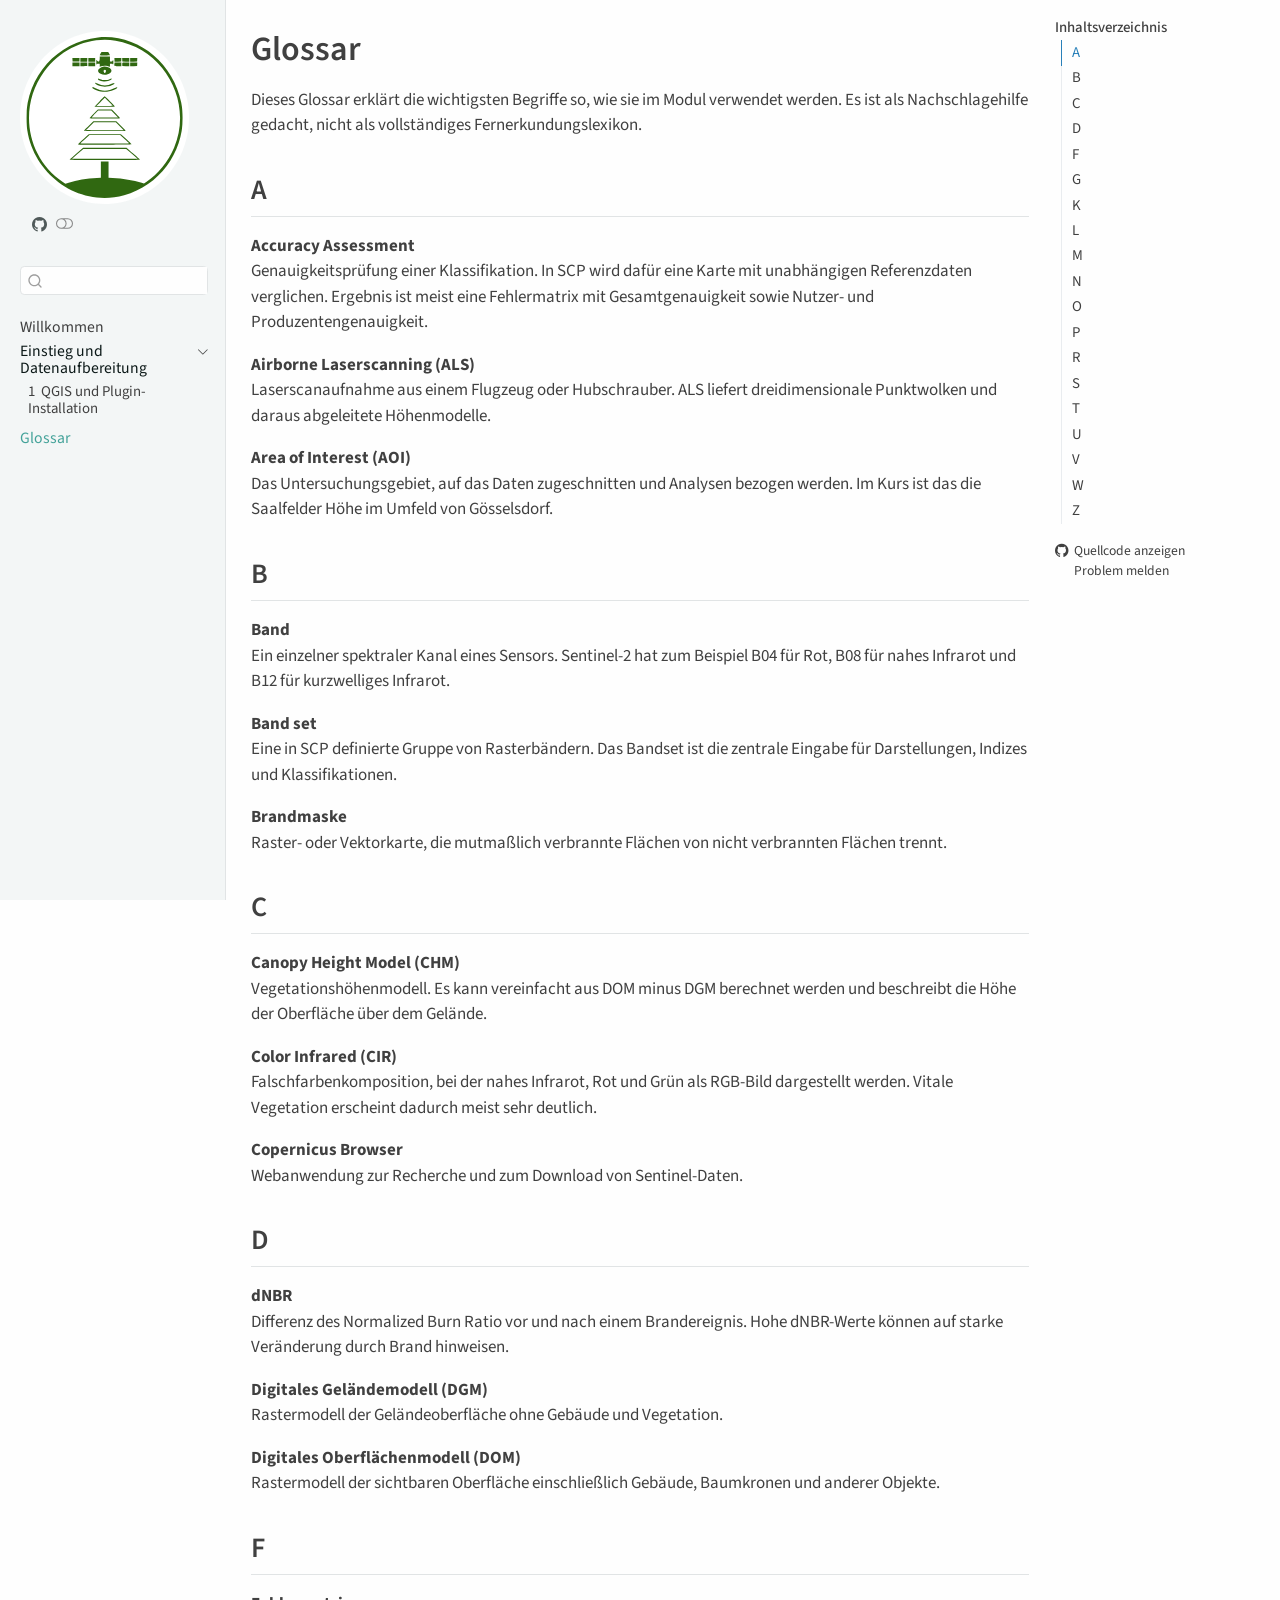
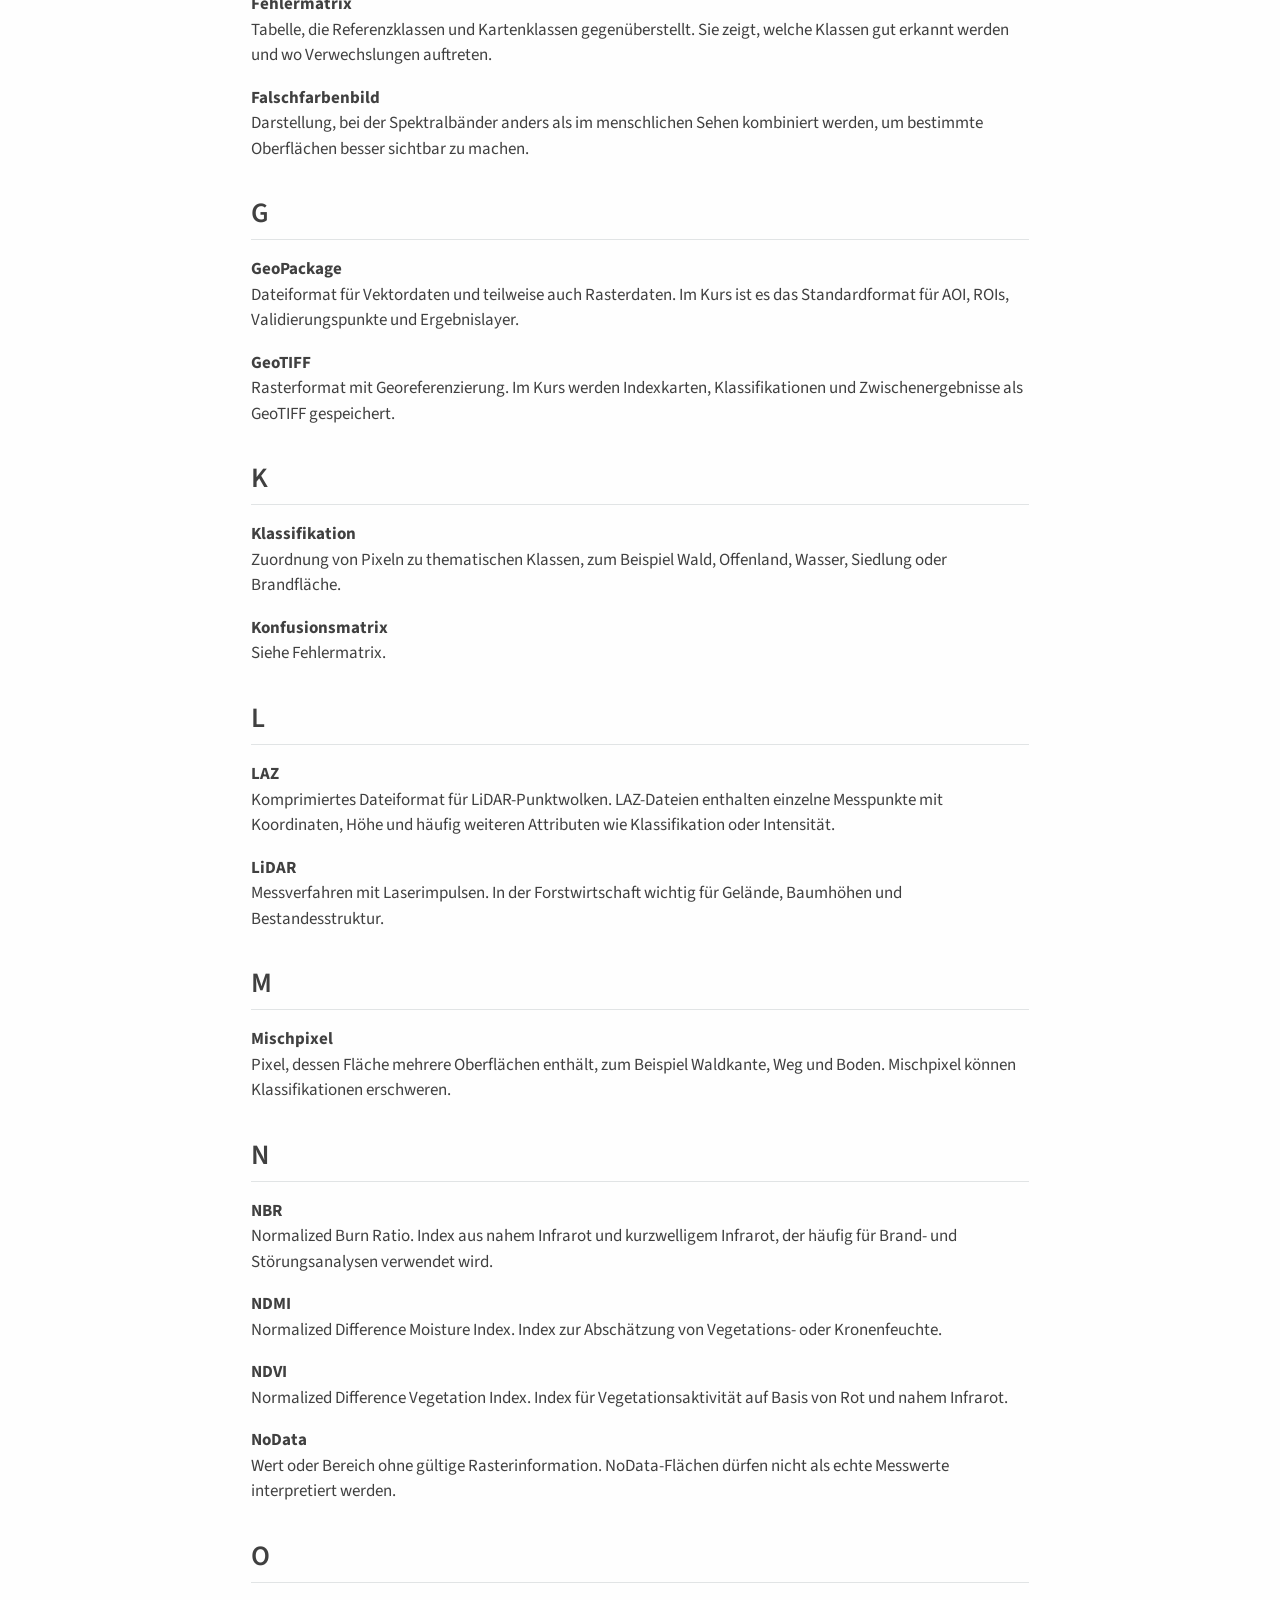
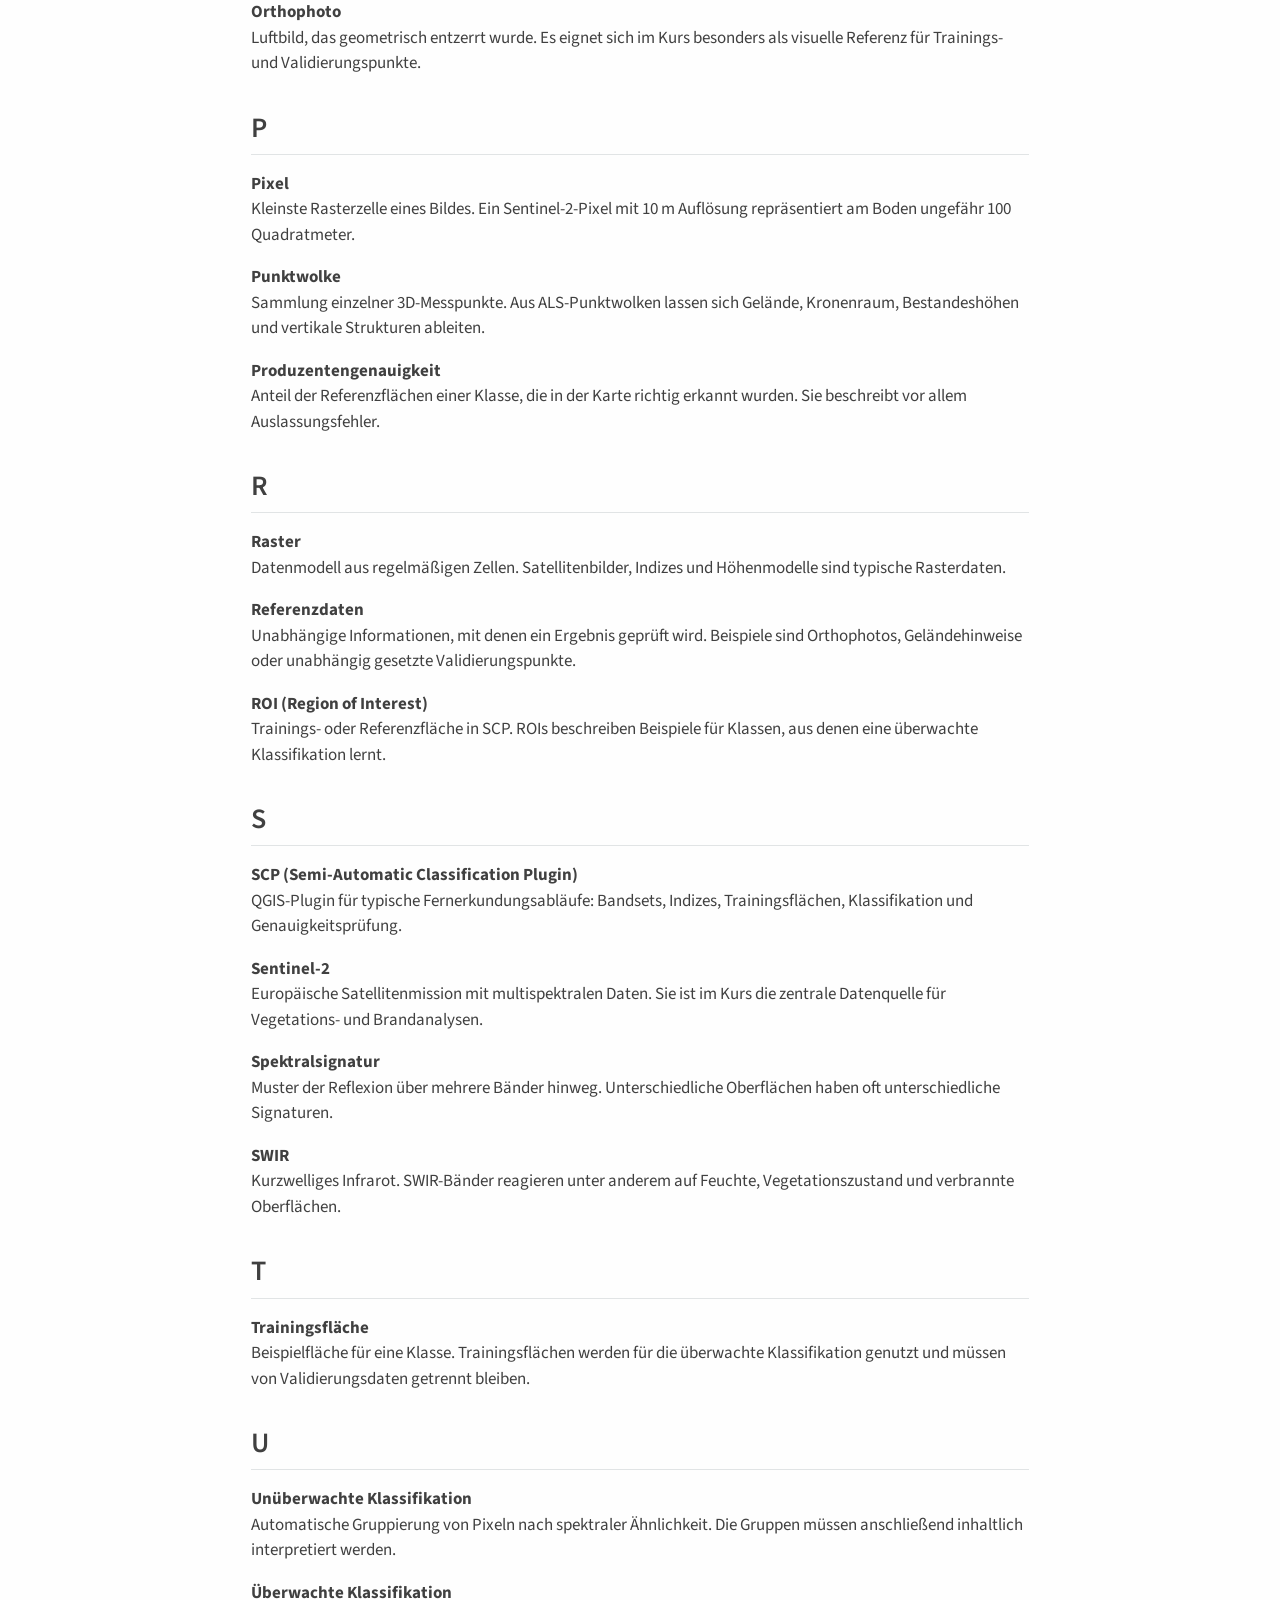
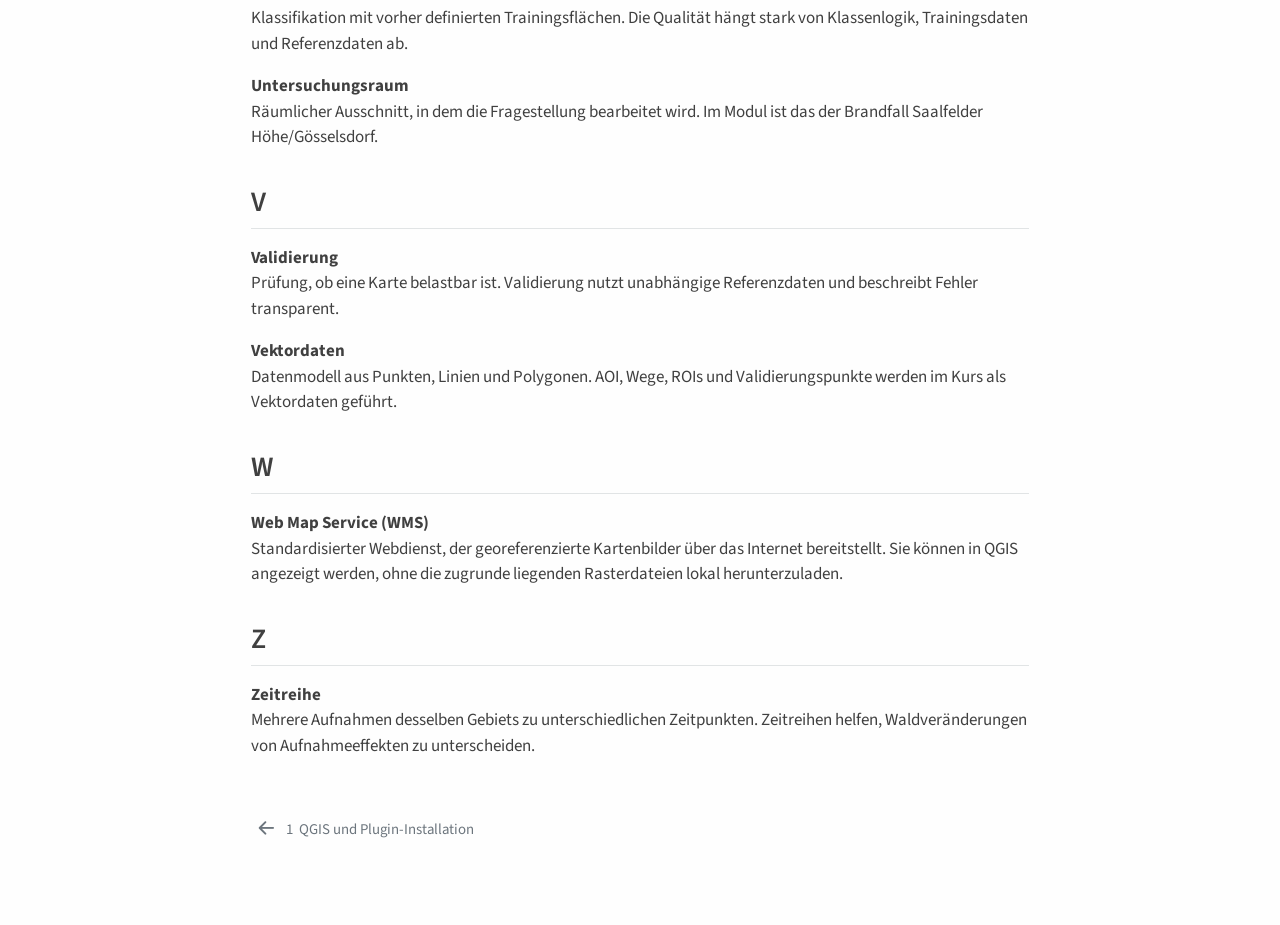
<file: einheiten/glossar.html>
<!DOCTYPE html>
<html xmlns="http://www.w3.org/1999/xhtml" lang="de" xml:lang="de"><head>

<meta charset="utf-8">
<meta name="generator" content="quarto-1.9.38">

<meta name="viewport" content="width=device-width, initial-scale=1.0, user-scalable=yes">


<title>Glossar – Fernerkundung in der Forstwirtschaft</title>
<style>
/* Default styles provided by pandoc.
** See https://pandoc.org/MANUAL.html#variables-for-html for config info.
*/
code{white-space: pre-wrap;}
span.smallcaps{font-variant: small-caps;}
div.columns{display: flex; gap: min(4vw, 1.5em);}
div.column{flex: auto; overflow-x: auto;}
div.hanging-indent{margin-left: 1.5em; text-indent: -1.5em;}
ul.task-list{list-style: none;}
ul.task-list li input[type="checkbox"] {
  width: 0.8em;
  margin: 0 0.8em 0.2em -1em; /* quarto-specific, see https://github.com/quarto-dev/quarto-cli/issues/4556 */ 
  vertical-align: middle;
}
</style>


<script src="../site_libs/quarto-nav/quarto-nav.js"></script>
<script src="../site_libs/quarto-nav/headroom.min.js"></script>
<script src="../site_libs/clipboard/clipboard.min.js"></script>
<script src="../site_libs/quarto-search/autocomplete.umd.js"></script>
<script src="../site_libs/quarto-search/fuse.min.js"></script>
<script src="../site_libs/quarto-search/quarto-search.js"></script>
<meta name="quarto:offset" content="../">
<link href="../einheiten/01-qgis-plugin-installation.html" rel="prev">
<script src="../site_libs/quarto-html/quarto.js" type="module"></script>
<script src="../site_libs/quarto-html/tabsets/tabsets.js" type="module"></script>
<script src="../site_libs/quarto-html/popper.min.js"></script>
<script src="../site_libs/quarto-html/tippy.umd.min.js"></script>
<script src="../site_libs/quarto-html/anchor.min.js"></script>
<link href="../site_libs/quarto-html/tippy.css" rel="stylesheet">
<link href="../site_libs/quarto-html/quarto-syntax-highlighting-15634bcf2e68342d4ad2dfa704d543f6.css" rel="stylesheet" class="quarto-color-scheme" id="quarto-text-highlighting-styles">
<link href="../site_libs/quarto-html/quarto-syntax-highlighting-dark-0a6b7249c26820e032cb0bd839ff02b1.css" rel="stylesheet" class="quarto-color-scheme quarto-color-alternate" id="quarto-text-highlighting-styles">
<link href="../site_libs/quarto-html/quarto-syntax-highlighting-15634bcf2e68342d4ad2dfa704d543f6.css" rel="stylesheet" class="quarto-color-scheme-extra" id="quarto-text-highlighting-styles">
<script src="../site_libs/bootstrap/bootstrap.min.js"></script>
<link href="../site_libs/bootstrap/bootstrap-icons.css" rel="stylesheet">
<link href="../site_libs/bootstrap/bootstrap-8dbd7e8bcd31c36f7d152bcb14fdbedf.min.css" rel="stylesheet" append-hash="true" class="quarto-color-scheme" id="quarto-bootstrap" data-mode="light">
<link href="../site_libs/bootstrap/bootstrap-dark-2e7abb9246e5788d41c68d5b96d29db8.min.css" rel="stylesheet" append-hash="true" class="quarto-color-scheme quarto-color-alternate" id="quarto-bootstrap" data-mode="dark">
<link href="../site_libs/bootstrap/bootstrap-8dbd7e8bcd31c36f7d152bcb14fdbedf.min.css" rel="stylesheet" append-hash="true" class="quarto-color-scheme-extra" id="quarto-bootstrap" data-mode="light">
<script id="quarto-search-options" type="application/json">{
  "location": "sidebar",
  "copy-button": false,
  "collapse-after": 3,
  "panel-placement": "start",
  "type": "textbox",
  "limit": 50,
  "keyboard-shortcut": [
    "f",
    "/",
    "s"
  ],
  "show-item-context": false,
  "language": {
    "search-no-results-text": "Keine Treffer",
    "search-matching-documents-text": "Treffer",
    "search-copy-link-title": "Link in die Suche kopieren",
    "search-hide-matches-text": "Zusätzliche Treffer verbergen",
    "search-more-match-text": "weitere Treffer in diesem Dokument",
    "search-more-matches-text": "weitere Treffer in diesem Dokument",
    "search-clear-button-title": "Zurücksetzen",
    "search-text-placeholder": "",
    "search-detached-cancel-button-title": "Abbrechen",
    "search-submit-button-title": "Abschicken",
    "search-label": "Suchen"
  }
}</script>


</head>

<body class="nav-sidebar docked quarto-light"><script id="quarto-html-before-body" type="application/javascript">
    const toggleBodyColorMode = (bsSheetEl) => {
      const mode = bsSheetEl.getAttribute("data-mode");
      const bodyEl = window.document.querySelector("body");
      if (mode === "dark") {
        bodyEl.classList.add("quarto-dark");
        bodyEl.classList.remove("quarto-light");
      } else {
        bodyEl.classList.add("quarto-light");
        bodyEl.classList.remove("quarto-dark");
      }
    }
    const toggleBodyColorPrimary = () => {
      const bsSheetEl = window.document.querySelector("link#quarto-bootstrap:not([rel=disabled-stylesheet])");
      if (bsSheetEl) {
        toggleBodyColorMode(bsSheetEl);
      }
    }
    const setColorSchemeToggle = (alternate) => {
      const toggles = window.document.querySelectorAll('.quarto-color-scheme-toggle');
      for (let i=0; i < toggles.length; i++) {
        const toggle = toggles[i];
        if (toggle) {
          if (alternate) {
            toggle.classList.add("alternate");
          } else {
            toggle.classList.remove("alternate");
          }
        }
      }
    };
    const toggleColorMode = (alternate) => {
      // Switch the stylesheets
      const primaryStylesheets = window.document.querySelectorAll('link.quarto-color-scheme:not(.quarto-color-alternate)');
      const alternateStylesheets = window.document.querySelectorAll('link.quarto-color-scheme.quarto-color-alternate');
      manageTransitions('#quarto-margin-sidebar .nav-link', false);
      if (alternate) {
        // note: dark is layered on light, we don't disable primary!
        enableStylesheet(alternateStylesheets);
        for (const sheetNode of alternateStylesheets) {
          if (sheetNode.id === "quarto-bootstrap") {
            toggleBodyColorMode(sheetNode);
          }
        }
      } else {
        disableStylesheet(alternateStylesheets);
        enableStylesheet(primaryStylesheets)
        toggleBodyColorPrimary();
      }
      manageTransitions('#quarto-margin-sidebar .nav-link', true);
      // Switch the toggles
      setColorSchemeToggle(alternate)
      // Hack to workaround the fact that safari doesn't
      // properly recolor the scrollbar when toggling (#1455)
      if (navigator.userAgent.indexOf('Safari') > 0 && navigator.userAgent.indexOf('Chrome') == -1) {
        manageTransitions("body", false);
        window.scrollTo(0, 1);
        setTimeout(() => {
          window.scrollTo(0, 0);
          manageTransitions("body", true);
        }, 40);
      }
    }
    const disableStylesheet = (stylesheets) => {
      for (let i=0; i < stylesheets.length; i++) {
        const stylesheet = stylesheets[i];
        stylesheet.rel = 'disabled-stylesheet';
      }
    }
    const enableStylesheet = (stylesheets) => {
      for (let i=0; i < stylesheets.length; i++) {
        const stylesheet = stylesheets[i];
        if(stylesheet.rel !== 'stylesheet') { // for Chrome, which will still FOUC without this check
          stylesheet.rel = 'stylesheet';
        }
      }
    }
    const manageTransitions = (selector, allowTransitions) => {
      const els = window.document.querySelectorAll(selector);
      for (let i=0; i < els.length; i++) {
        const el = els[i];
        if (allowTransitions) {
          el.classList.remove('notransition');
        } else {
          el.classList.add('notransition');
        }
      }
    }
    const isFileUrl = () => {
      return window.location.protocol === 'file:';
    }
    const hasAlternateSentinel = () => {
      let styleSentinel = getColorSchemeSentinel();
      if (styleSentinel !== null) {
        return styleSentinel === "alternate";
      } else {
        return false;
      }
    }
    const setStyleSentinel = (alternate) => {
      const value = alternate ? "alternate" : "default";
      if (!isFileUrl()) {
        window.localStorage.setItem("quarto-color-scheme", value);
      } else {
        localAlternateSentinel = value;
      }
    }
    const getColorSchemeSentinel = () => {
      if (!isFileUrl()) {
        const storageValue = window.localStorage.getItem("quarto-color-scheme");
        return storageValue != null ? storageValue : localAlternateSentinel;
      } else {
        return localAlternateSentinel;
      }
    }
    const toggleGiscusIfUsed = (isAlternate, darkModeDefault) => {
      const baseTheme = document.querySelector('#giscus-base-theme')?.value ?? 'light';
      const alternateTheme = document.querySelector('#giscus-alt-theme')?.value ?? 'dark';
      let newTheme = '';
      if(authorPrefersDark) {
        newTheme = isAlternate ? baseTheme : alternateTheme;
      } else {
        newTheme = isAlternate ? alternateTheme : baseTheme;
      }
      const changeGiscusTheme = () => {
        // From: https://github.com/giscus/giscus/issues/336
        const sendMessage = (message) => {
          const iframe = document.querySelector('iframe.giscus-frame');
          if (!iframe) return;
          iframe.contentWindow.postMessage({ giscus: message }, 'https://giscus.app');
        }
        sendMessage({
          setConfig: {
            theme: newTheme
          }
        });
      }
      const isGiscussLoaded = window.document.querySelector('iframe.giscus-frame') !== null;
      if (isGiscussLoaded) {
        changeGiscusTheme();
      }
    };
    const authorPrefersDark = false;
    const darkModeDefault = authorPrefersDark;
      document.querySelector('link#quarto-text-highlighting-styles.quarto-color-scheme-extra').rel = 'disabled-stylesheet';
      document.querySelector('link#quarto-bootstrap.quarto-color-scheme-extra').rel = 'disabled-stylesheet';
    let localAlternateSentinel = darkModeDefault ? 'alternate' : 'default';
    // Dark / light mode switch
    window.quartoToggleColorScheme = () => {
      // Read the current dark / light value
      let toAlternate = !hasAlternateSentinel();
      toggleColorMode(toAlternate);
      setStyleSentinel(toAlternate);
      toggleGiscusIfUsed(toAlternate, darkModeDefault);
      window.dispatchEvent(new Event('resize'));
    };
    // Switch to dark mode if need be
    if (hasAlternateSentinel()) {
      toggleColorMode(true);
    } else {
      toggleColorMode(false);
    }
  </script>

<div id="quarto-search-results"></div>
  <header id="quarto-header" class="headroom fixed-top">
  <nav class="quarto-secondary-nav">
    <div class="container-fluid d-flex">
      <button type="button" class="quarto-btn-toggle btn" data-bs-toggle="collapse" role="button" data-bs-target=".quarto-sidebar-collapse-item" aria-controls="quarto-sidebar" aria-expanded="false" aria-label="Seitenleiste umschalten" onclick="if (window.quartoToggleHeadroom) { window.quartoToggleHeadroom(); }">
        <i class="bi bi-layout-text-sidebar-reverse"></i>
      </button>
        <nav class="quarto-page-breadcrumbs" aria-label="breadcrumb"><ol class="breadcrumb"><li class="breadcrumb-item"><a href="../einheiten/glossar.html">Glossar</a></li></ol></nav>
        <a class="flex-grow-1" role="navigation" data-bs-toggle="collapse" data-bs-target=".quarto-sidebar-collapse-item" aria-controls="quarto-sidebar" aria-expanded="false" aria-label="Seitenleiste umschalten" onclick="if (window.quartoToggleHeadroom) { window.quartoToggleHeadroom(); }">      
        </a>
      <button type="button" class="btn quarto-search-button" aria-label="Suchen" onclick="window.quartoOpenSearch();">
        <i class="bi bi-search"></i>
      </button>
    </div>
  </nav>
</header>
<!-- content -->
<div id="quarto-content" class="quarto-container page-columns page-rows-contents page-layout-article">
<!-- sidebar -->
  <nav id="quarto-sidebar" class="sidebar collapse collapse-horizontal quarto-sidebar-collapse-item sidebar-navigation docked overflow-auto">
    <div class="pt-lg-2 mt-2 text-left sidebar-header sidebar-header-stacked">
      <a href="../index.html" class="sidebar-logo-link">
      <img src="../assets/FE-FO-Logo.svg" alt="" class="sidebar-logo light-content py-0 d-lg-inline d-none">
      <img src="../assets/FE-FO-Logo.svg" alt="" class="sidebar-logo dark-content py-0 d-lg-inline d-none">
      </a>
    <div class="sidebar-title mb-0 py-0">
      <a href="../">&nbsp;</a> 
        <div class="sidebar-tools-main">
    <a href="https://github.com/mschaefer-LGF/WLGF1060" title="Quellcode" class="quarto-navigation-tool px-1" aria-label="Quellcode"><i class="bi bi-github"></i></a>
  <a href="" class="quarto-color-scheme-toggle quarto-navigation-tool  px-1" onclick="window.quartoToggleColorScheme(); return false;" title="Dunkelmodus umschalten"><i class="bi"></i></a>
</div>
    </div>
      </div>
        <div class="mt-2 flex-shrink-0 align-items-center">
        <div class="sidebar-search">
        <div id="quarto-search" class="" title="Suchen"></div>
        </div>
        </div>
    <div class="sidebar-menu-container"> 
    <ul class="list-unstyled mt-1">
        <li class="sidebar-item">
  <div class="sidebar-item-container"> 
  <a href="../index.html" class="sidebar-item-text sidebar-link">
 <span class="menu-text">Willkommen</span></a>
  </div>
</li>
        <li class="sidebar-item sidebar-item-section">
      <div class="sidebar-item-container"> 
            <a class="sidebar-item-text sidebar-link text-start" data-bs-toggle="collapse" data-bs-target="#quarto-sidebar-section-1" role="navigation" aria-expanded="true">
 <span class="menu-text">Einstieg und Datenaufbereitung</span></a>
          <a class="sidebar-item-toggle text-start" data-bs-toggle="collapse" data-bs-target="#quarto-sidebar-section-1" role="navigation" aria-expanded="true" aria-label="Abschnitt umschalten">
            <i class="bi bi-chevron-right ms-2"></i>
          </a> 
      </div>
      <ul id="quarto-sidebar-section-1" class="collapse list-unstyled sidebar-section depth1 show">  
          <li class="sidebar-item">
  <div class="sidebar-item-container"> 
  <a href="../einheiten/01-qgis-plugin-installation.html" class="sidebar-item-text sidebar-link">
 <span class="menu-text"><span class="chapter-number">1</span>&nbsp; <span class="chapter-title">QGIS und Plugin-Installation</span></span></a>
  </div>
</li>
      </ul>
  </li>
        <li class="sidebar-item">
  <div class="sidebar-item-container"> 
  <a href="../einheiten/glossar.html" class="sidebar-item-text sidebar-link active">
 <span class="menu-text">Glossar</span></a>
  </div>
</li>
    </ul>
    </div>
</nav>
<div id="quarto-sidebar-glass" class="quarto-sidebar-collapse-item" data-bs-toggle="collapse" data-bs-target=".quarto-sidebar-collapse-item"></div>
<!-- margin-sidebar -->
    <div id="quarto-margin-sidebar" class="sidebar margin-sidebar">
        <nav id="TOC" role="doc-toc" class="toc-active">
    <h2 id="toc-title">Inhaltsverzeichnis</h2>
   
  <ul>
  <li><a href="#a" id="toc-a" class="nav-link active" data-scroll-target="#a">A</a></li>
  <li><a href="#b" id="toc-b" class="nav-link" data-scroll-target="#b">B</a></li>
  <li><a href="#c" id="toc-c" class="nav-link" data-scroll-target="#c">C</a></li>
  <li><a href="#d" id="toc-d" class="nav-link" data-scroll-target="#d">D</a></li>
  <li><a href="#f" id="toc-f" class="nav-link" data-scroll-target="#f">F</a></li>
  <li><a href="#g" id="toc-g" class="nav-link" data-scroll-target="#g">G</a></li>
  <li><a href="#k" id="toc-k" class="nav-link" data-scroll-target="#k">K</a></li>
  <li><a href="#l" id="toc-l" class="nav-link" data-scroll-target="#l">L</a></li>
  <li><a href="#m" id="toc-m" class="nav-link" data-scroll-target="#m">M</a></li>
  <li><a href="#n" id="toc-n" class="nav-link" data-scroll-target="#n">N</a></li>
  <li><a href="#o" id="toc-o" class="nav-link" data-scroll-target="#o">O</a></li>
  <li><a href="#p" id="toc-p" class="nav-link" data-scroll-target="#p">P</a></li>
  <li><a href="#r" id="toc-r" class="nav-link" data-scroll-target="#r">R</a></li>
  <li><a href="#s" id="toc-s" class="nav-link" data-scroll-target="#s">S</a></li>
  <li><a href="#t" id="toc-t" class="nav-link" data-scroll-target="#t">T</a></li>
  <li><a href="#u" id="toc-u" class="nav-link" data-scroll-target="#u">U</a></li>
  <li><a href="#v" id="toc-v" class="nav-link" data-scroll-target="#v">V</a></li>
  <li><a href="#w" id="toc-w" class="nav-link" data-scroll-target="#w">W</a></li>
  <li><a href="#z" id="toc-z" class="nav-link" data-scroll-target="#z">Z</a></li>
  </ul>
<div class="toc-actions"><ul><li><a href="https://github.com/mschaefer-LGF/WLGF1060/blob/main/einheiten/glossar.qmd" class="toc-action"><i class="bi bi-github"></i>Quellcode anzeigen</a></li><li><a href="https://github.com/mschaefer-LGF/WLGF1060/issues/new" class="toc-action"><i class="bi empty"></i>Problem melden</a></li></ul></div></nav>
    </div>
<!-- main -->
<main class="content" id="quarto-document-content">


<header id="title-block-header" class="quarto-title-block default">
<div class="quarto-title">
<h1 class="title">Glossar</h1>
</div>



<div class="quarto-title-meta">

    
  
    
  </div>
  


</header>


<p>Dieses Glossar erklärt die wichtigsten Begriffe so, wie sie im Modul verwendet werden. Es ist als Nachschlagehilfe gedacht, nicht als vollständiges Fernerkundungslexikon.</p>
<section id="a" class="level2 unnumbered">
<h2 class="unnumbered anchored" data-anchor-id="a">A</h2>
<p><span id="glossar-accuracy-assessment"></span></p>
<p><strong>Accuracy Assessment</strong><br>
Genauigkeitsprüfung einer Klassifikation. In SCP wird dafür eine Karte mit unabhängigen Referenzdaten verglichen. Ergebnis ist meist eine Fehlermatrix mit Gesamtgenauigkeit sowie Nutzer- und Produzentengenauigkeit.</p>
<p><span id="glossar-als"></span></p>
<p><strong>Airborne Laserscanning (ALS)</strong><br>
Laserscanaufnahme aus einem Flugzeug oder Hubschrauber. ALS liefert dreidimensionale Punktwolken und daraus abgeleitete Höhenmodelle.</p>
<p><span id="glossar-aoi"></span></p>
<p><strong>Area of Interest (AOI)</strong><br>
Das Untersuchungsgebiet, auf das Daten zugeschnitten und Analysen bezogen werden. Im Kurs ist das die Saalfelder Höhe im Umfeld von Gösselsdorf.</p>
</section>
<section id="b" class="level2 unnumbered">
<h2 class="unnumbered anchored" data-anchor-id="b">B</h2>
<p><span id="glossar-band"></span></p>
<p><strong>Band</strong><br>
Ein einzelner spektraler Kanal eines Sensors. Sentinel-2 hat zum Beispiel B04 für Rot, B08 für nahes Infrarot und B12 für kurzwelliges Infrarot.</p>
<p><span id="glossar-band-set"></span></p>
<p><strong>Band set</strong><br>
Eine in SCP definierte Gruppe von Rasterbändern. Das Bandset ist die zentrale Eingabe für Darstellungen, Indizes und Klassifikationen.</p>
<p><strong>Brandmaske</strong><br>
Raster- oder Vektorkarte, die mutmaßlich verbrannte Flächen von nicht verbrannten Flächen trennt.</p>
</section>
<section id="c" class="level2 unnumbered">
<h2 class="unnumbered anchored" data-anchor-id="c">C</h2>
<p><span id="glossar-chm"></span></p>
<p><strong>Canopy Height Model (CHM)</strong><br>
Vegetationshöhenmodell. Es kann vereinfacht aus DOM minus DGM berechnet werden und beschreibt die Höhe der Oberfläche über dem Gelände.</p>
<p><span id="glossar-cir"></span></p>
<p><strong>Color Infrared (CIR)</strong><br>
Falschfarbenkomposition, bei der nahes Infrarot, Rot und Grün als RGB-Bild dargestellt werden. Vitale Vegetation erscheint dadurch meist sehr deutlich.</p>
<p><strong>Copernicus Browser</strong><br>
Webanwendung zur Recherche und zum Download von Sentinel-Daten.</p>
</section>
<section id="d" class="level2 unnumbered">
<h2 class="unnumbered anchored" data-anchor-id="d">D</h2>
<p><span id="glossar-dnbr"></span></p>
<p><strong>dNBR</strong><br>
Differenz des Normalized Burn Ratio vor und nach einem Brandereignis. Hohe dNBR-Werte können auf starke Veränderung durch Brand hinweisen.</p>
<p><span id="glossar-dgm"></span></p>
<p><strong>Digitales Geländemodell (DGM)</strong><br>
Rastermodell der Geländeoberfläche ohne Gebäude und Vegetation.</p>
<p><span id="glossar-dom"></span></p>
<p><strong>Digitales Oberflächenmodell (DOM)</strong><br>
Rastermodell der sichtbaren Oberfläche einschließlich Gebäude, Baumkronen und anderer Objekte.</p>
</section>
<section id="f" class="level2 unnumbered">
<h2 class="unnumbered anchored" data-anchor-id="f">F</h2>
<p><strong>Fehlermatrix</strong><br>
Tabelle, die Referenzklassen und Kartenklassen gegenüberstellt. Sie zeigt, welche Klassen gut erkannt werden und wo Verwechslungen auftreten.</p>
<p><strong>Falschfarbenbild</strong><br>
Darstellung, bei der Spektralbänder anders als im menschlichen Sehen kombiniert werden, um bestimmte Oberflächen besser sichtbar zu machen.</p>
</section>
<section id="g" class="level2 unnumbered">
<h2 class="unnumbered anchored" data-anchor-id="g">G</h2>
<p><strong>GeoPackage</strong><br>
Dateiformat für Vektordaten und teilweise auch Rasterdaten. Im Kurs ist es das Standardformat für AOI, ROIs, Validierungspunkte und Ergebnislayer.</p>
<p><strong>GeoTIFF</strong><br>
Rasterformat mit Georeferenzierung. Im Kurs werden Indexkarten, Klassifikationen und Zwischenergebnisse als GeoTIFF gespeichert.</p>
</section>
<section id="k" class="level2 unnumbered">
<h2 class="unnumbered anchored" data-anchor-id="k">K</h2>
<p><strong>Klassifikation</strong><br>
Zuordnung von Pixeln zu thematischen Klassen, zum Beispiel Wald, Offenland, Wasser, Siedlung oder Brandfläche.</p>
<p><strong>Konfusionsmatrix</strong><br>
Siehe Fehlermatrix.</p>
</section>
<section id="l" class="level2 unnumbered">
<h2 class="unnumbered anchored" data-anchor-id="l">L</h2>
<p><span id="glossar-laz"></span></p>
<p><strong>LAZ</strong><br>
Komprimiertes Dateiformat für LiDAR-Punktwolken. LAZ-Dateien enthalten einzelne Messpunkte mit Koordinaten, Höhe und häufig weiteren Attributen wie Klassifikation oder Intensität.</p>
<p><strong>LiDAR</strong><br>
Messverfahren mit Laserimpulsen. In der Forstwirtschaft wichtig für Gelände, Baumhöhen und Bestandesstruktur.</p>
</section>
<section id="m" class="level2 unnumbered">
<h2 class="unnumbered anchored" data-anchor-id="m">M</h2>
<p><strong>Mischpixel</strong><br>
Pixel, dessen Fläche mehrere Oberflächen enthält, zum Beispiel Waldkante, Weg und Boden. Mischpixel können Klassifikationen erschweren.</p>
</section>
<section id="n" class="level2 unnumbered">
<h2 class="unnumbered anchored" data-anchor-id="n">N</h2>
<p><span id="glossar-nbr"></span></p>
<p><strong>NBR</strong><br>
Normalized Burn Ratio. Index aus nahem Infrarot und kurzwelligem Infrarot, der häufig für Brand- und Störungsanalysen verwendet wird.</p>
<p><span id="glossar-ndmi"></span></p>
<p><strong>NDMI</strong><br>
Normalized Difference Moisture Index. Index zur Abschätzung von Vegetations- oder Kronenfeuchte.</p>
<p><span id="glossar-ndvi"></span></p>
<p><strong>NDVI</strong><br>
Normalized Difference Vegetation Index. Index für Vegetationsaktivität auf Basis von Rot und nahem Infrarot.</p>
<p><strong>NoData</strong><br>
Wert oder Bereich ohne gültige Rasterinformation. NoData-Flächen dürfen nicht als echte Messwerte interpretiert werden.</p>
</section>
<section id="o" class="level2 unnumbered">
<h2 class="unnumbered anchored" data-anchor-id="o">O</h2>
<p><strong>Orthophoto</strong><br>
Luftbild, das geometrisch entzerrt wurde. Es eignet sich im Kurs besonders als visuelle Referenz für Trainings- und Validierungspunkte.</p>
</section>
<section id="p" class="level2 unnumbered">
<h2 class="unnumbered anchored" data-anchor-id="p">P</h2>
<p><strong>Pixel</strong><br>
Kleinste Rasterzelle eines Bildes. Ein Sentinel-2-Pixel mit 10 m Auflösung repräsentiert am Boden ungefähr 100 Quadratmeter.</p>
<p><span id="glossar-punktwolke"></span></p>
<p><strong>Punktwolke</strong><br>
Sammlung einzelner 3D-Messpunkte. Aus ALS-Punktwolken lassen sich Gelände, Kronenraum, Bestandeshöhen und vertikale Strukturen ableiten.</p>
<p><strong>Produzentengenauigkeit</strong><br>
Anteil der Referenzflächen einer Klasse, die in der Karte richtig erkannt wurden. Sie beschreibt vor allem Auslassungsfehler.</p>
</section>
<section id="r" class="level2 unnumbered">
<h2 class="unnumbered anchored" data-anchor-id="r">R</h2>
<p><strong>Raster</strong><br>
Datenmodell aus regelmäßigen Zellen. Satellitenbilder, Indizes und Höhenmodelle sind typische Rasterdaten.</p>
<p><strong>Referenzdaten</strong><br>
Unabhängige Informationen, mit denen ein Ergebnis geprüft wird. Beispiele sind Orthophotos, Geländehinweise oder unabhängig gesetzte Validierungspunkte.</p>
<p><span id="glossar-roi"></span></p>
<p><strong>ROI (Region of Interest)</strong><br>
Trainings- oder Referenzfläche in SCP. ROIs beschreiben Beispiele für Klassen, aus denen eine überwachte Klassifikation lernt.</p>
</section>
<section id="s" class="level2 unnumbered">
<h2 class="unnumbered anchored" data-anchor-id="s">S</h2>
<p><span id="glossar-scp"></span></p>
<p><strong>SCP (Semi-Automatic Classification Plugin)</strong><br>
QGIS-Plugin für typische Fernerkundungsabläufe: Bandsets, Indizes, Trainingsflächen, Klassifikation und Genauigkeitsprüfung.</p>
<p><strong>Sentinel-2</strong><br>
Europäische Satellitenmission mit multispektralen Daten. Sie ist im Kurs die zentrale Datenquelle für Vegetations- und Brandanalysen.</p>
<p><strong>Spektralsignatur</strong><br>
Muster der Reflexion über mehrere Bänder hinweg. Unterschiedliche Oberflächen haben oft unterschiedliche Signaturen.</p>
<p><span id="glossar-swir"></span></p>
<p><strong>SWIR</strong><br>
Kurzwelliges Infrarot. SWIR-Bänder reagieren unter anderem auf Feuchte, Vegetationszustand und verbrannte Oberflächen.</p>
</section>
<section id="t" class="level2 unnumbered">
<h2 class="unnumbered anchored" data-anchor-id="t">T</h2>
<p><strong>Trainingsfläche</strong><br>
Beispielfläche für eine Klasse. Trainingsflächen werden für die überwachte Klassifikation genutzt und müssen von Validierungsdaten getrennt bleiben.</p>
</section>
<section id="u" class="level2 unnumbered">
<h2 class="unnumbered anchored" data-anchor-id="u">U</h2>
<p><strong>Unüberwachte Klassifikation</strong><br>
Automatische Gruppierung von Pixeln nach spektraler Ähnlichkeit. Die Gruppen müssen anschließend inhaltlich interpretiert werden.</p>
<p><strong>Überwachte Klassifikation</strong><br>
Klassifikation mit vorher definierten Trainingsflächen. Die Qualität hängt stark von Klassenlogik, Trainingsdaten und Referenzdaten ab.</p>
<p><strong>Untersuchungsraum</strong><br>
Räumlicher Ausschnitt, in dem die Fragestellung bearbeitet wird. Im Modul ist das der Brandfall Saalfelder Höhe/Gösselsdorf.</p>
</section>
<section id="v" class="level2 unnumbered">
<h2 class="unnumbered anchored" data-anchor-id="v">V</h2>
<p><strong>Validierung</strong><br>
Prüfung, ob eine Karte belastbar ist. Validierung nutzt unabhängige Referenzdaten und beschreibt Fehler transparent.</p>
<p><strong>Vektordaten</strong><br>
Datenmodell aus Punkten, Linien und Polygonen. AOI, Wege, ROIs und Validierungspunkte werden im Kurs als Vektordaten geführt.</p>
</section>
<section id="w" class="level2 unnumbered">
<h2 class="unnumbered anchored" data-anchor-id="w">W</h2>
<p><span id="glossar-wms"></span></p>
<p><strong>Web Map Service (WMS)</strong><br>
Standardisierter Webdienst, der georeferenzierte Kartenbilder über das Internet bereitstellt. Sie können in QGIS angezeigt werden, ohne die zugrunde liegenden Rasterdateien lokal herunterzuladen.</p>
</section>
<section id="z" class="level2 unnumbered">
<h2 class="unnumbered anchored" data-anchor-id="z">Z</h2>
<p><strong>Zeitreihe</strong><br>
Mehrere Aufnahmen desselben Gebiets zu unterschiedlichen Zeitpunkten. Zeitreihen helfen, Waldveränderungen von Aufnahmeeffekten zu unterscheiden.</p>


</section>

</main> <!-- /main -->
<script id="quarto-html-after-body" type="application/javascript">
  window.document.addEventListener("DOMContentLoaded", function (event) {
    // Ensure there is a toggle, if there isn't float one in the top right
    if (window.document.querySelector('.quarto-color-scheme-toggle') === null) {
      const a = window.document.createElement('a');
      a.classList.add('top-right');
      a.classList.add('quarto-color-scheme-toggle');
      a.href = "";
      a.onclick = function() { try { window.quartoToggleColorScheme(); } catch {} return false; };
      const i = window.document.createElement("i");
      i.classList.add('bi');
      a.appendChild(i);
      window.document.body.appendChild(a);
    }
    setColorSchemeToggle(hasAlternateSentinel())
    const icon = "";
    const anchorJS = new window.AnchorJS();
    anchorJS.options = {
      placement: 'right',
      icon: icon
    };
    anchorJS.add('.anchored');
    const isCodeAnnotation = (el) => {
      for (const clz of el.classList) {
        if (clz.startsWith('code-annotation-')) {                     
          return true;
        }
      }
      return false;
    }
    const onCopySuccess = function(e) {
      // button target
      const button = e.trigger;
      // don't keep focus
      button.blur();
      // flash "checked"
      button.classList.add('code-copy-button-checked');
      var currentTitle = button.getAttribute("title");
      button.setAttribute("title", "Kopiert");
      let tooltip;
      if (window.bootstrap) {
        button.setAttribute("data-bs-toggle", "tooltip");
        button.setAttribute("data-bs-placement", "left");
        button.setAttribute("data-bs-title", "Kopiert");
        tooltip = new bootstrap.Tooltip(button, 
          { trigger: "manual", 
            customClass: "code-copy-button-tooltip",
            offset: [0, -8]});
        tooltip.show();    
      }
      setTimeout(function() {
        if (tooltip) {
          tooltip.hide();
          button.removeAttribute("data-bs-title");
          button.removeAttribute("data-bs-toggle");
          button.removeAttribute("data-bs-placement");
        }
        button.setAttribute("title", currentTitle);
        button.classList.remove('code-copy-button-checked');
      }, 1000);
      // clear code selection
      e.clearSelection();
    }
    const getTextToCopy = function(trigger) {
      const outerScaffold = trigger.parentElement.cloneNode(true);
      const codeEl = outerScaffold.querySelector('code');
      for (const childEl of codeEl.children) {
        if (isCodeAnnotation(childEl)) {
          childEl.remove();
        }
      }
      return codeEl.innerText;
    }
    const clipboard = new window.ClipboardJS('.code-copy-button:not([data-in-quarto-modal])', {
      text: getTextToCopy
    });
    clipboard.on('success', onCopySuccess);
    if (window.document.getElementById('quarto-embedded-source-code-modal')) {
      const clipboardModal = new window.ClipboardJS('.code-copy-button[data-in-quarto-modal]', {
        text: getTextToCopy,
        container: window.document.getElementById('quarto-embedded-source-code-modal')
      });
      clipboardModal.on('success', onCopySuccess);
    }
      var localhostRegex = new RegExp(/^(?:http|https):\/\/localhost\:?[0-9]*\//);
      var mailtoRegex = new RegExp(/^mailto:/);
        var filterRegex = new RegExp('/' + window.location.host + '/');
      var isInternal = (href) => {
          return filterRegex.test(href) || localhostRegex.test(href) || mailtoRegex.test(href);
      }
      // Inspect non-navigation links and adorn them if external
     var links = window.document.querySelectorAll('a[href]:not(.nav-link):not(.navbar-brand):not(.toc-action):not(.sidebar-link):not(.sidebar-item-toggle):not(.pagination-link):not(.no-external):not([aria-hidden]):not(.dropdown-item):not(.quarto-navigation-tool):not(.about-link)');
      for (var i=0; i<links.length; i++) {
        const link = links[i];
        if (!isInternal(link.href)) {
          // undo the damage that might have been done by quarto-nav.js in the case of
          // links that we want to consider external
          if (link.dataset.originalHref !== undefined) {
            link.href = link.dataset.originalHref;
          }
            // target, if specified
            link.setAttribute("target", "_blank");
            if (link.getAttribute("rel") === null) {
              link.setAttribute("rel", "noopener");
            }
            // default icon
            link.classList.add("external");
        }
      }
    function tippyHover(el, contentFn, onTriggerFn, onUntriggerFn) {
      const config = {
        allowHTML: true,
        maxWidth: 500,
        delay: 100,
        arrow: false,
        appendTo: function(el) {
            return el.parentElement;
        },
        interactive: true,
        interactiveBorder: 10,
        theme: 'quarto',
        placement: 'bottom-start',
      };
      if (contentFn) {
        config.content = contentFn;
      }
      if (onTriggerFn) {
        config.onTrigger = onTriggerFn;
      }
      if (onUntriggerFn) {
        config.onUntrigger = onUntriggerFn;
      }
      window.tippy(el, config); 
    }
    const noterefs = window.document.querySelectorAll('a[role="doc-noteref"]');
    for (var i=0; i<noterefs.length; i++) {
      const ref = noterefs[i];
      tippyHover(ref, function() {
        // use id or data attribute instead here
        let href = ref.getAttribute('data-footnote-href') || ref.getAttribute('href');
        try { href = new URL(href).hash; } catch {}
        const id = href.replace(/^#\/?/, "");
        const note = window.document.getElementById(id);
        if (note) {
          return note.innerHTML;
        } else {
          return "";
        }
      });
    }
    const xrefs = window.document.querySelectorAll('a.quarto-xref');
    const processXRef = (id, note) => {
      // Strip column container classes
      const stripColumnClz = (el) => {
        el.classList.remove("page-full", "page-columns");
        if (el.children) {
          for (const child of el.children) {
            stripColumnClz(child);
          }
        }
      }
      stripColumnClz(note)
      if (id === null || id.startsWith('sec-')) {
        // Special case sections, only their first couple elements
        const container = document.createElement("div");
        if (note.children && note.children.length > 2) {
          container.appendChild(note.children[0].cloneNode(true));
          for (let i = 1; i < note.children.length; i++) {
            const child = note.children[i];
            if (child.tagName === "P" && child.innerText === "") {
              continue;
            } else {
              container.appendChild(child.cloneNode(true));
              break;
            }
          }
          if (window.Quarto?.typesetMath) {
            window.Quarto.typesetMath(container);
          }
          return container.innerHTML
        } else {
          if (window.Quarto?.typesetMath) {
            window.Quarto.typesetMath(note);
          }
          return note.innerHTML;
        }
      } else {
        // Remove any anchor links if they are present
        const anchorLink = note.querySelector('a.anchorjs-link');
        if (anchorLink) {
          anchorLink.remove();
        }
        if (window.Quarto?.typesetMath) {
          window.Quarto.typesetMath(note);
        }
        if (note.classList.contains("callout")) {
          return note.outerHTML;
        } else {
          return note.innerHTML;
        }
      }
    }
    for (var i=0; i<xrefs.length; i++) {
      const xref = xrefs[i];
      tippyHover(xref, undefined, function(instance) {
        instance.disable();
        let url = xref.getAttribute('href');
        let hash = undefined; 
        if (url.startsWith('#')) {
          hash = url;
        } else {
          try { hash = new URL(url).hash; } catch {}
        }
        if (hash) {
          const id = hash.replace(/^#\/?/, "");
          const note = window.document.getElementById(id);
          if (note !== null) {
            try {
              const html = processXRef(id, note.cloneNode(true));
              instance.setContent(html);
            } finally {
              instance.enable();
              instance.show();
            }
          } else {
            // See if we can fetch this
            fetch(url.split('#')[0])
            .then(res => res.text())
            .then(html => {
              const parser = new DOMParser();
              const htmlDoc = parser.parseFromString(html, "text/html");
              const note = htmlDoc.getElementById(id);
              if (note !== null) {
                const html = processXRef(id, note);
                instance.setContent(html);
              } 
            }).finally(() => {
              instance.enable();
              instance.show();
            });
          }
        } else {
          // See if we can fetch a full url (with no hash to target)
          // This is a special case and we should probably do some content thinning / targeting
          fetch(url)
          .then(res => res.text())
          .then(html => {
            const parser = new DOMParser();
            const htmlDoc = parser.parseFromString(html, "text/html");
            const note = htmlDoc.querySelector('main.content');
            if (note !== null) {
              // This should only happen for chapter cross references
              // (since there is no id in the URL)
              // remove the first header
              if (note.children.length > 0 && note.children[0].tagName === "HEADER") {
                note.children[0].remove();
              }
              const html = processXRef(null, note);
              instance.setContent(html);
            } 
          }).finally(() => {
            instance.enable();
            instance.show();
          });
        }
      }, function(instance) {
      });
    }
        let selectedAnnoteEl;
        const selectorForAnnotation = ( cell, annotation) => {
          let cellAttr = 'data-code-cell="' + cell + '"';
          let lineAttr = 'data-code-annotation="' +  annotation + '"';
          const selector = 'span[' + cellAttr + '][' + lineAttr + ']';
          return selector;
        }
        const selectCodeLines = (annoteEl) => {
          const doc = window.document;
          const targetCell = annoteEl.getAttribute("data-target-cell");
          const targetAnnotation = annoteEl.getAttribute("data-target-annotation");
          const annoteSpan = window.document.querySelector(selectorForAnnotation(targetCell, targetAnnotation));
          const lines = annoteSpan.getAttribute("data-code-lines").split(",");
          const lineIds = lines.map((line) => {
            return targetCell + "-" + line;
          })
          let top = null;
          let height = null;
          let parent = null;
          if (lineIds.length > 0) {
              //compute the position of the single el (top and bottom and make a div)
              const el = window.document.getElementById(lineIds[0]);
              top = el.offsetTop;
              height = el.offsetHeight;
              parent = el.parentElement.parentElement;
            if (lineIds.length > 1) {
              const lastEl = window.document.getElementById(lineIds[lineIds.length - 1]);
              const bottom = lastEl.offsetTop + lastEl.offsetHeight;
              height = bottom - top;
            }
            if (top !== null && height !== null && parent !== null) {
              // cook up a div (if necessary) and position it 
              let div = window.document.getElementById("code-annotation-line-highlight");
              if (div === null) {
                div = window.document.createElement("div");
                div.setAttribute("id", "code-annotation-line-highlight");
                div.style.position = 'absolute';
                parent.appendChild(div);
              }
              div.style.top = top - 2 + "px";
              div.style.height = height + 4 + "px";
              div.style.left = 0;
              let gutterDiv = window.document.getElementById("code-annotation-line-highlight-gutter");
              if (gutterDiv === null) {
                gutterDiv = window.document.createElement("div");
                gutterDiv.setAttribute("id", "code-annotation-line-highlight-gutter");
                gutterDiv.style.position = 'absolute';
                const codeCell = window.document.getElementById(targetCell);
                const gutter = codeCell.querySelector('.code-annotation-gutter');
                gutter.appendChild(gutterDiv);
              }
              gutterDiv.style.top = top - 2 + "px";
              gutterDiv.style.height = height + 4 + "px";
            }
            selectedAnnoteEl = annoteEl;
          }
        };
        const unselectCodeLines = () => {
          const elementsIds = ["code-annotation-line-highlight", "code-annotation-line-highlight-gutter"];
          elementsIds.forEach((elId) => {
            const div = window.document.getElementById(elId);
            if (div) {
              div.remove();
            }
          });
          selectedAnnoteEl = undefined;
        };
          // Handle positioning of the toggle
      window.addEventListener(
        "resize",
        throttle(() => {
          elRect = undefined;
          if (selectedAnnoteEl) {
            selectCodeLines(selectedAnnoteEl);
          }
        }, 10)
      );
      function throttle(fn, ms) {
      let throttle = false;
      let timer;
        return (...args) => {
          if(!throttle) { // first call gets through
              fn.apply(this, args);
              throttle = true;
          } else { // all the others get throttled
              if(timer) clearTimeout(timer); // cancel #2
              timer = setTimeout(() => {
                fn.apply(this, args);
                timer = throttle = false;
              }, ms);
          }
        };
      }
        // Attach click handler to the DT
        const annoteDls = window.document.querySelectorAll('dt[data-target-cell]');
        for (const annoteDlNode of annoteDls) {
          annoteDlNode.addEventListener('click', (event) => {
            const clickedEl = event.target;
            if (clickedEl !== selectedAnnoteEl) {
              unselectCodeLines();
              const activeEl = window.document.querySelector('dt[data-target-cell].code-annotation-active');
              if (activeEl) {
                activeEl.classList.remove('code-annotation-active');
              }
              selectCodeLines(clickedEl);
              clickedEl.classList.add('code-annotation-active');
            } else {
              // Unselect the line
              unselectCodeLines();
              clickedEl.classList.remove('code-annotation-active');
            }
          });
        }
    const findCites = (el) => {
      const parentEl = el.parentElement;
      if (parentEl) {
        const cites = parentEl.dataset.cites;
        if (cites) {
          return {
            el,
            cites: cites.split(' ')
          };
        } else {
          return findCites(el.parentElement)
        }
      } else {
        return undefined;
      }
    };
    var bibliorefs = window.document.querySelectorAll('a[role="doc-biblioref"]');
    for (var i=0; i<bibliorefs.length; i++) {
      const ref = bibliorefs[i];
      const citeInfo = findCites(ref);
      if (citeInfo) {
        tippyHover(citeInfo.el, function() {
          var popup = window.document.createElement('div');
          citeInfo.cites.forEach(function(cite) {
            var citeDiv = window.document.createElement('div');
            citeDiv.classList.add('hanging-indent');
            citeDiv.classList.add('csl-entry');
            var biblioDiv = window.document.getElementById('ref-' + cite);
            if (biblioDiv) {
              citeDiv.innerHTML = biblioDiv.innerHTML;
            }
            popup.appendChild(citeDiv);
          });
          return popup.innerHTML;
        });
      }
    }
  });
  </script>
<nav class="page-navigation">
  <div class="nav-page nav-page-previous">
      <a href="../einheiten/01-qgis-plugin-installation.html" class="pagination-link" aria-label="QGIS und Plugin-Installation">
        <i class="bi bi-arrow-left-short"></i> <span class="nav-page-text"><span class="chapter-number">1</span>&nbsp; <span class="chapter-title">QGIS und Plugin-Installation</span></span>
      </a>          
  </div>
  <div class="nav-page nav-page-next">
  </div>
</nav>
</div> <!-- /content -->




<footer class="footer"><div class="nav-footer"><div class="nav-footer-center"><div class="toc-actions d-sm-block d-md-none"><ul><li><a href="https://github.com/mschaefer-LGF/WLGF1060/blob/main/einheiten/glossar.qmd" class="toc-action"><i class="bi bi-github"></i>Quellcode anzeigen</a></li><li><a href="https://github.com/mschaefer-LGF/WLGF1060/issues/new" class="toc-action"><i class="bi empty"></i>Problem melden</a></li></ul></div></div></div></footer></body></html>
</file>
<file: site_libs/quarto-html/tippy.css>
.tippy-box[data-animation=fade][data-state=hidden]{opacity:0}[data-tippy-root]{max-width:calc(100vw - 10px)}.tippy-box{position:relative;background-color:#333;color:#fff;border-radius:4px;font-size:14px;line-height:1.4;white-space:normal;outline:0;transition-property:transform,visibility,opacity}.tippy-box[data-placement^=top]>.tippy-arrow{bottom:0}.tippy-box[data-placement^=top]>.tippy-arrow:before{bottom:-7px;left:0;border-width:8px 8px 0;border-top-color:initial;transform-origin:center top}.tippy-box[data-placement^=bottom]>.tippy-arrow{top:0}.tippy-box[data-placement^=bottom]>.tippy-arrow:before{top:-7px;left:0;border-width:0 8px 8px;border-bottom-color:initial;transform-origin:center bottom}.tippy-box[data-placement^=left]>.tippy-arrow{right:0}.tippy-box[data-placement^=left]>.tippy-arrow:before{border-width:8px 0 8px 8px;border-left-color:initial;right:-7px;transform-origin:center left}.tippy-box[data-placement^=right]>.tippy-arrow{left:0}.tippy-box[data-placement^=right]>.tippy-arrow:before{left:-7px;border-width:8px 8px 8px 0;border-right-color:initial;transform-origin:center right}.tippy-box[data-inertia][data-state=visible]{transition-timing-function:cubic-bezier(.54,1.5,.38,1.11)}.tippy-arrow{width:16px;height:16px;color:#333}.tippy-arrow:before{content:"";position:absolute;border-color:transparent;border-style:solid}.tippy-content{position:relative;padding:5px 9px;z-index:1}
</file>
<file: site_libs/quarto-html/quarto-syntax-highlighting-15634bcf2e68342d4ad2dfa704d543f6.css>
/* quarto syntax highlight colors */
:root {
  --quarto-hl-ot-color: #003B4F;
  --quarto-hl-at-color: #657422;
  --quarto-hl-ss-color: #20794D;
  --quarto-hl-an-color: #5E5E5E;
  --quarto-hl-fu-color: #4758AB;
  --quarto-hl-st-color: #20794D;
  --quarto-hl-cf-color: #003B4F;
  --quarto-hl-op-color: #5E5E5E;
  --quarto-hl-er-color: #AD0000;
  --quarto-hl-bn-color: #AD0000;
  --quarto-hl-al-color: #AD0000;
  --quarto-hl-va-color: #111111;
  --quarto-hl-bu-color: inherit;
  --quarto-hl-ex-color: inherit;
  --quarto-hl-pp-color: #AD0000;
  --quarto-hl-in-color: #5E5E5E;
  --quarto-hl-vs-color: #20794D;
  --quarto-hl-wa-color: #5E5E5E;
  --quarto-hl-do-color: #5E5E5E;
  --quarto-hl-im-color: #00769E;
  --quarto-hl-ch-color: #20794D;
  --quarto-hl-dt-color: #AD0000;
  --quarto-hl-fl-color: #AD0000;
  --quarto-hl-co-color: #5E5E5E;
  --quarto-hl-cv-color: #5E5E5E;
  --quarto-hl-cn-color: #8f5902;
  --quarto-hl-sc-color: #5E5E5E;
  --quarto-hl-dv-color: #AD0000;
  --quarto-hl-kw-color: #003B4F;
}

/* other quarto variables */
:root {
  --quarto-font-monospace: SFMono-Regular, Menlo, Monaco, Consolas, "Liberation Mono", "Courier New", monospace;
}

/* syntax highlight based on Pandoc's rules */
pre > code.sourceCode > span {
  color: #003B4F;
}

code.sourceCode > span {
  color: #003B4F;
}

div.sourceCode,
div.sourceCode pre.sourceCode {
  color: #003B4F;
}

/* Normal */
code span {
  color: #003B4F;
}

/* Alert */
code span.al {
  color: #AD0000;
  font-style: inherit;
}

/* Annotation */
code span.an {
  color: #5E5E5E;
  font-style: inherit;
}

/* Attribute */
code span.at {
  color: #657422;
  font-style: inherit;
}

/* BaseN */
code span.bn {
  color: #AD0000;
  font-style: inherit;
}

/* BuiltIn */
code span.bu {
  font-style: inherit;
}

/* ControlFlow */
code span.cf {
  color: #003B4F;
  font-weight: bold;
  font-style: inherit;
}

/* Char */
code span.ch {
  color: #20794D;
  font-style: inherit;
}

/* Constant */
code span.cn {
  color: #8f5902;
  font-style: inherit;
}

/* Comment */
code span.co {
  color: #5E5E5E;
  font-style: inherit;
}

/* CommentVar */
code span.cv {
  color: #5E5E5E;
  font-style: italic;
}

/* Documentation */
code span.do {
  color: #5E5E5E;
  font-style: italic;
}

/* DataType */
code span.dt {
  color: #AD0000;
  font-style: inherit;
}

/* DecVal */
code span.dv {
  color: #AD0000;
  font-style: inherit;
}

/* Error */
code span.er {
  color: #AD0000;
  font-style: inherit;
}

/* Extension */
code span.ex {
  font-style: inherit;
}

/* Float */
code span.fl {
  color: #AD0000;
  font-style: inherit;
}

/* Function */
code span.fu {
  color: #4758AB;
  font-style: inherit;
}

/* Import */
code span.im {
  color: #00769E;
  font-style: inherit;
}

/* Information */
code span.in {
  color: #5E5E5E;
  font-style: inherit;
}

/* Keyword */
code span.kw {
  color: #003B4F;
  font-weight: bold;
  font-style: inherit;
}

/* Operator */
code span.op {
  color: #5E5E5E;
  font-style: inherit;
}

/* Other */
code span.ot {
  color: #003B4F;
  font-style: inherit;
}

/* Preprocessor */
code span.pp {
  color: #AD0000;
  font-style: inherit;
}

/* SpecialChar */
code span.sc {
  color: #5E5E5E;
  font-style: inherit;
}

/* SpecialString */
code span.ss {
  color: #20794D;
  font-style: inherit;
}

/* String */
code span.st {
  color: #20794D;
  font-style: inherit;
}

/* Variable */
code span.va {
  color: #111111;
  font-style: inherit;
}

/* VerbatimString */
code span.vs {
  color: #20794D;
  font-style: inherit;
}

/* Warning */
code span.wa {
  color: #5E5E5E;
  font-style: italic;
}

.prevent-inlining {
  content: "</";
}

/*# sourceMappingURL=f23921c56f73e400b49028c9186a1aa0.css.map */
</file>
<file: site_libs/quarto-html/quarto-syntax-highlighting-dark-0a6b7249c26820e032cb0bd839ff02b1.css>
/* quarto syntax highlight colors */
:root {
  --quarto-hl-al-color: #f07178;
  --quarto-hl-an-color: #d4d0ab;
  --quarto-hl-at-color: #00e0e0;
  --quarto-hl-bn-color: #d4d0ab;
  --quarto-hl-bu-color: #abe338;
  --quarto-hl-ch-color: #abe338;
  --quarto-hl-co-color: #f8f8f2;
  --quarto-hl-cv-color: #ffd700;
  --quarto-hl-cn-color: #ffd700;
  --quarto-hl-cf-color: #ffa07a;
  --quarto-hl-dt-color: #ffa07a;
  --quarto-hl-dv-color: #d4d0ab;
  --quarto-hl-do-color: #f8f8f2;
  --quarto-hl-er-color: #f07178;
  --quarto-hl-ex-color: #00e0e0;
  --quarto-hl-fl-color: #d4d0ab;
  --quarto-hl-fu-color: #ffa07a;
  --quarto-hl-im-color: #abe338;
  --quarto-hl-in-color: #d4d0ab;
  --quarto-hl-kw-color: #ffa07a;
  --quarto-hl-op-color: #ffa07a;
  --quarto-hl-ot-color: #00e0e0;
  --quarto-hl-pp-color: #dcc6e0;
  --quarto-hl-re-color: #00e0e0;
  --quarto-hl-sc-color: #abe338;
  --quarto-hl-ss-color: #abe338;
  --quarto-hl-st-color: #abe338;
  --quarto-hl-va-color: #00e0e0;
  --quarto-hl-vs-color: #abe338;
  --quarto-hl-wa-color: #dcc6e0;
}

/* other quarto variables */
:root {
  --quarto-font-monospace: SFMono-Regular, Menlo, Monaco, Consolas, "Liberation Mono", "Courier New", monospace;
}

/* syntax highlight based on Pandoc's rules */
pre > code.sourceCode > span {
  color: #f8f8f2;
}

code.sourceCode > span {
  color: #f8f8f2;
}

div.sourceCode,
div.sourceCode pre.sourceCode {
  color: #f8f8f2;
}

/* Normal */
code span {
  color: #f8f8f2;
}

/* Alert */
code span.al {
  color: #f07178;
}

/* Annotation */
code span.an {
  color: #d4d0ab;
}

/* Attribute */
code span.at {
  color: #00e0e0;
}

/* BaseN */
code span.bn {
  color: #d4d0ab;
}

/* BuiltIn */
code span.bu {
  color: #abe338;
}

/* ControlFlow */
code span.cf {
  font-weight: bold;
  color: #ffa07a;
}

/* Char */
code span.ch {
  color: #abe338;
}

/* Constant */
code span.cn {
  color: #ffd700;
}

/* Comment */
code span.co {
  font-style: italic;
  color: #f8f8f2;
}

/* CommentVar */
code span.cv {
  color: #ffd700;
}

/* Documentation */
code span.do {
  color: #f8f8f2;
}

/* DataType */
code span.dt {
  color: #ffa07a;
}

/* DecVal */
code span.dv {
  color: #d4d0ab;
}

/* Error */
code span.er {
  color: #f07178;
  text-decoration: underline;
}

/* Extension */
code span.ex {
  font-weight: bold;
  color: #00e0e0;
}

/* Float */
code span.fl {
  color: #d4d0ab;
}

/* Function */
code span.fu {
  color: #ffa07a;
}

/* Import */
code span.im {
  color: #abe338;
}

/* Information */
code span.in {
  color: #d4d0ab;
}

/* Keyword */
code span.kw {
  font-weight: bold;
  color: #ffa07a;
}

/* Operator */
code span.op {
  color: #ffa07a;
}

/* Other */
code span.ot {
  color: #00e0e0;
}

/* Preprocessor */
code span.pp {
  color: #dcc6e0;
}

/* RegionMarker */
code span.re {
  background-color: #f8f8f2;
  color: #00e0e0;
}

/* SpecialChar */
code span.sc {
  color: #abe338;
}

/* SpecialString */
code span.ss {
  color: #abe338;
}

/* String */
code span.st {
  color: #abe338;
}

/* Variable */
code span.va {
  color: #00e0e0;
}

/* VerbatimString */
code span.vs {
  color: #abe338;
}

/* Warning */
code span.wa {
  color: #dcc6e0;
}

.prevent-inlining {
  content: "</";
}

/*# sourceMappingURL=175367c052bafc98bd680af3479823f0.css.map */
</file>
